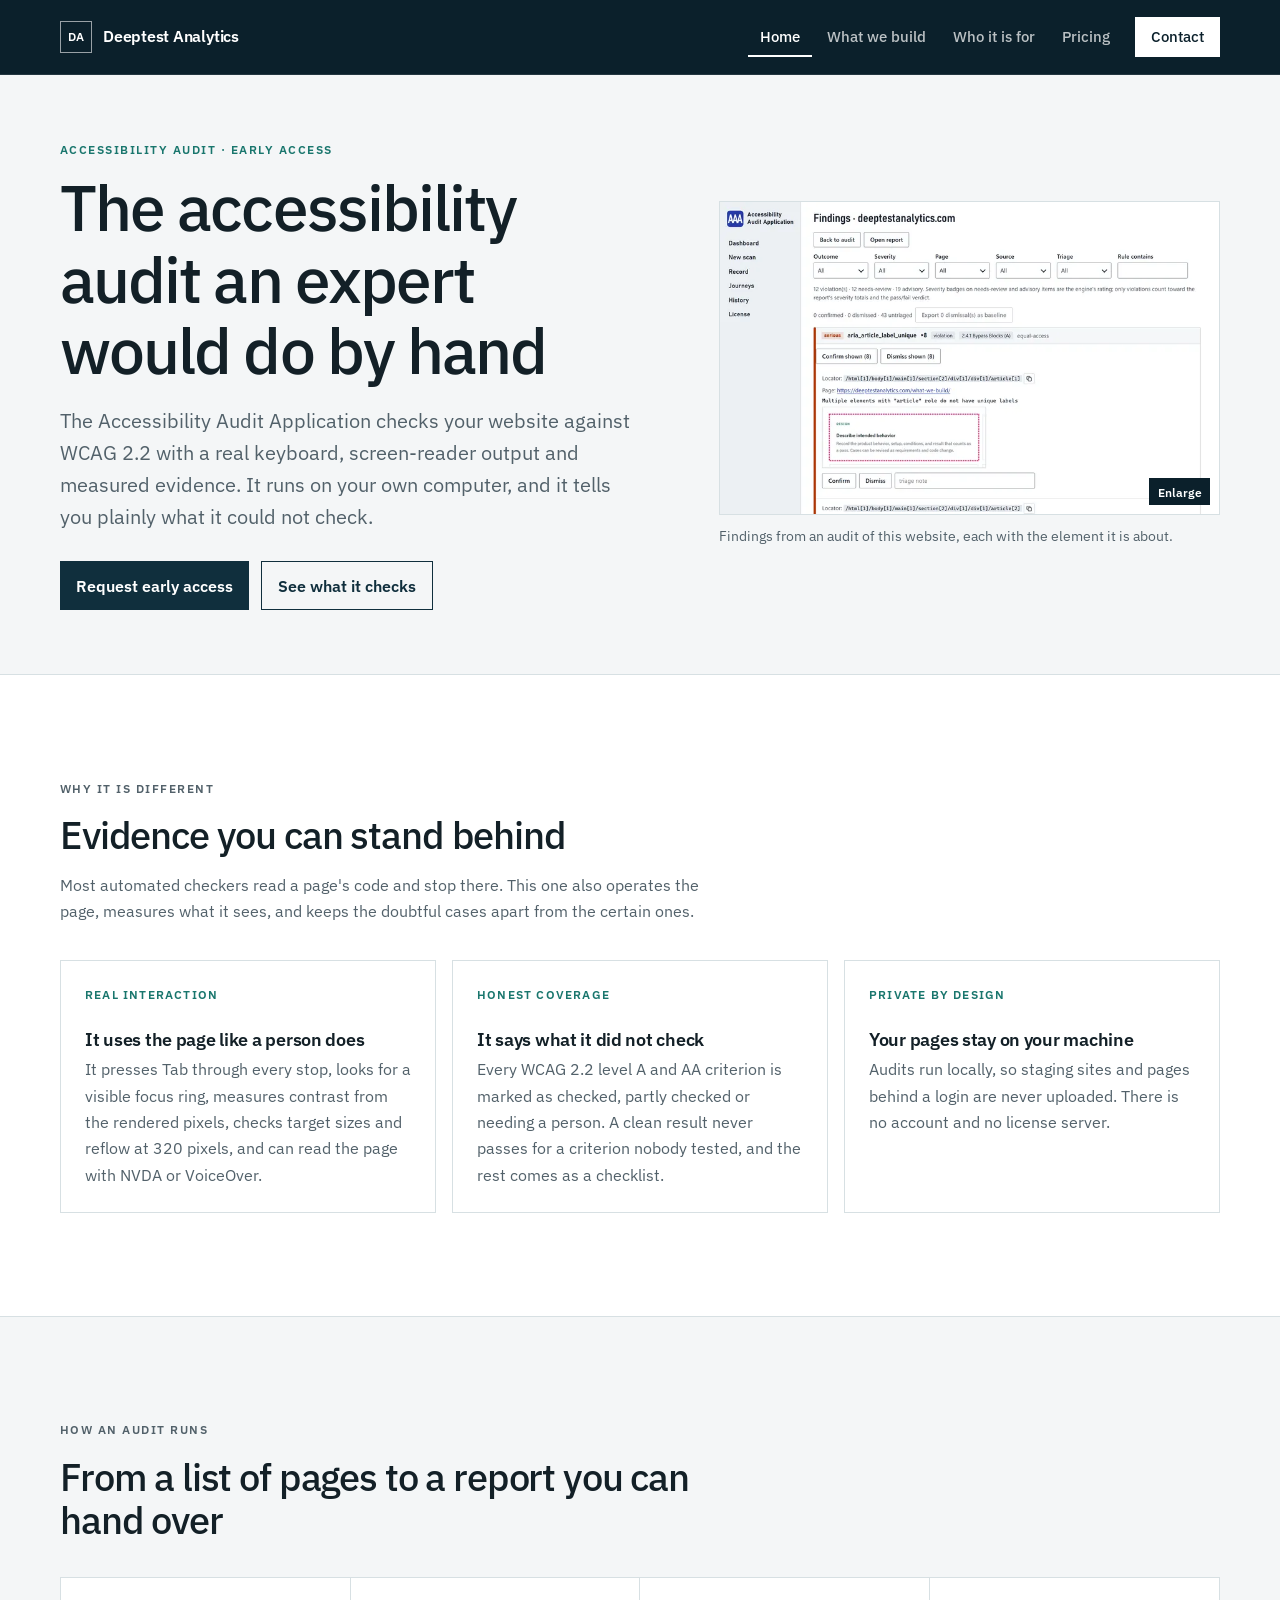
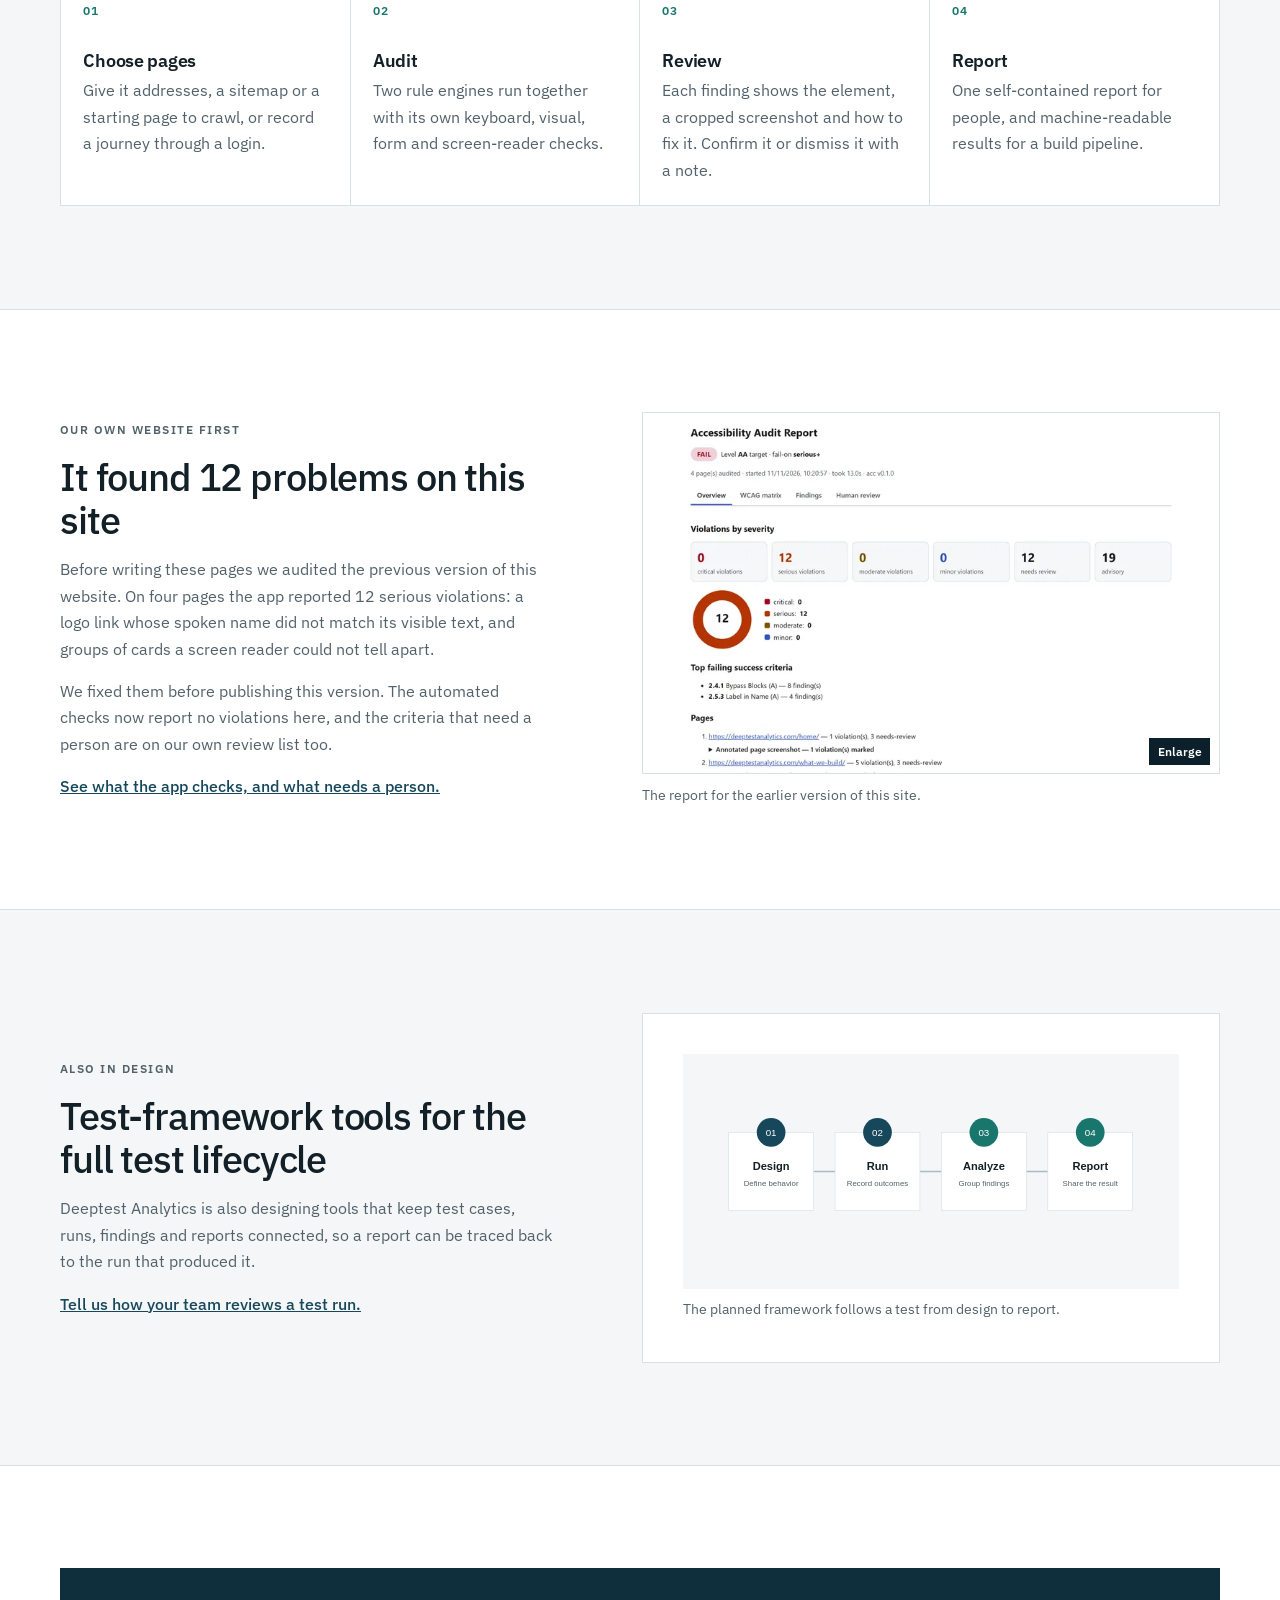
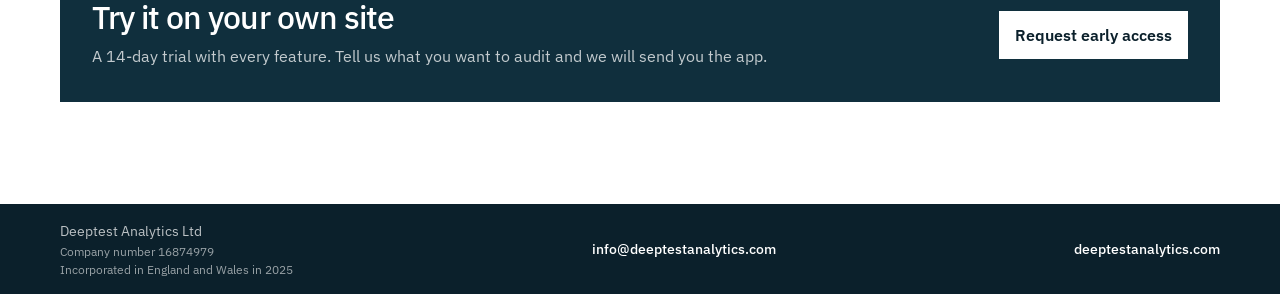
<file: index.html>
<!DOCTYPE html>
<html lang="en">
<head>
  <meta charset="utf-8">
  <link rel="canonical" href="https://deeptestanalytics.com/home">
  <meta http-equiv="refresh" content="0; url=/home">
  <title>Deeptest Analytics</title>
  <script>location.replace("/home")</script>
</head>
<body>
  <p><a href="/home">Continue</a></p>
</body>
</html>
</file>
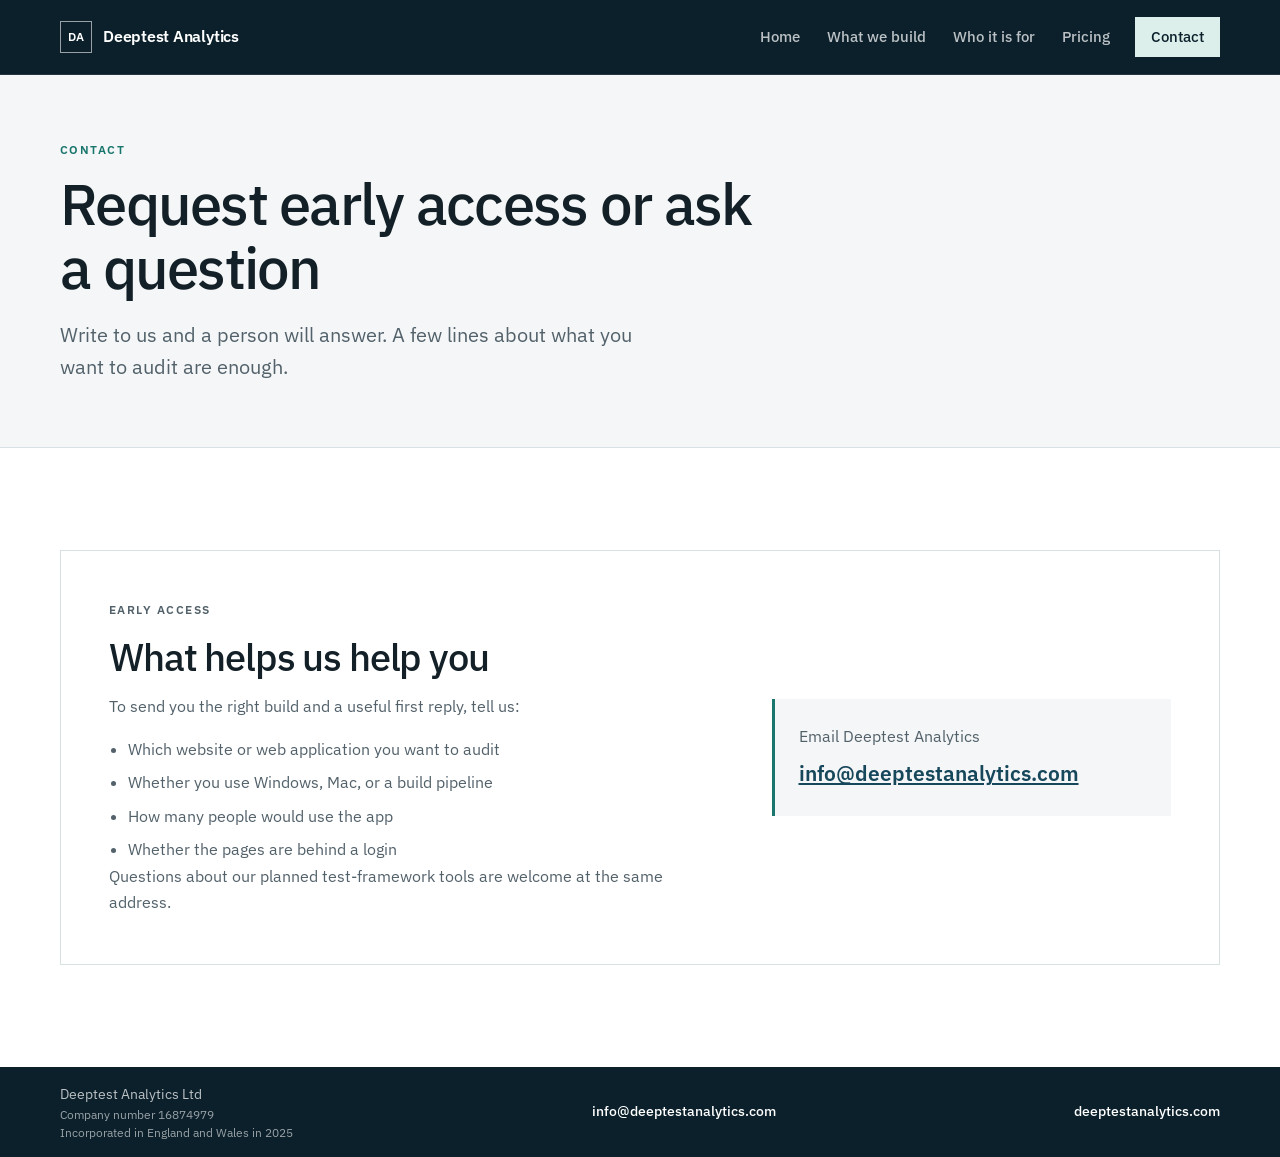
<file: contact/index.html>
<!DOCTYPE html>
<html lang="en">
<head>
  <meta charset="utf-8">
  <meta name="viewport" content="width=device-width, initial-scale=1">
  <title>Contact | Deeptest Analytics</title>
  <meta name="description" content="Request early access to the Accessibility Audit Application, ask for a price, or tell Deeptest Analytics how your team tests.">
  <meta name="theme-color" content="#0b202b">
  <link rel="canonical" href="https://deeptestanalytics.com/contact">
  <meta property="og:type" content="website">
  <meta property="og:site_name" content="Deeptest Analytics">
  <meta property="og:title" content="Contact | Deeptest Analytics">
  <meta property="og:description" content="Request early access to the Accessibility Audit Application, ask for a price, or tell Deeptest Analytics how your team tests.">
  <meta property="og:url" content="https://deeptestanalytics.com/contact">
  <meta property="og:image" content="https://deeptestanalytics.com/images/social-preview.jpg">
  <meta name="twitter:card" content="summary_large_image">
  <meta name="twitter:title" content="Contact | Deeptest Analytics">
  <meta name="twitter:description" content="Request early access to the Accessibility Audit Application, ask for a price, or tell Deeptest Analytics how your team tests.">
  <meta name="twitter:image" content="https://deeptestanalytics.com/images/social-preview.jpg">
  <link rel="icon" href="/images/favicon.svg" type="image/svg+xml">
  <link rel="preconnect" href="https://fonts.googleapis.com">
  <link rel="preconnect" href="https://fonts.gstatic.com" crossorigin>
  <link href="https://fonts.googleapis.com/css2?family=IBM+Plex+Sans:wght@400;500;600&display=swap" rel="stylesheet">
  <link rel="stylesheet" href="/styles.css?v=7">
  <script src="/lightbox.js?v=2" defer></script>
  <script type="application/ld+json">
    {
      "@context": "https://schema.org",
      "@type": "Organization",
      "name": "Deeptest Analytics",
      "url": "https://deeptestanalytics.com",
      "email": "info@deeptestanalytics.com",
      "description": "Maker of the Accessibility Audit Application, a WCAG 2.2 accessibility audit tool for websites.",
      "logo": "https://deeptestanalytics.com/images/favicon.svg"
    }
  </script>
</head>
<body>
  <a class="skip" href="#main">Skip to content</a>
  <header class="site-header">
    <div class="wrap header-inner">
      <a class="brand" href="/home">
        <span class="brand-mark" aria-hidden="true">DA</span>
        <span class="brand-text">Deeptest Analytics</span>
      </a>
      <nav aria-label="Primary">
        <a href="/home">Home</a>
        <a href="/what-we-build">What we build</a>
        <a href="/who-it-is-for">Who it is for</a>
        <a href="/pricing">Pricing</a>
        <a class="header-contact" href="/contact" aria-current="page">Contact</a>
      </nav>
    </div>
  </header>

  <main id="main" class="page">
    <section class="hero inner-hero">
      <div class="wrap hero-inner single">
        <div class="hero-copy">
          <p class="kicker">Contact</p>
          <h1>Request early access or ask a question</h1>
          <p class="lead">Write to us and a person will answer. A few lines about what you want to audit are enough.</p>
        </div>
      </div>
    </section>

    <section class="section" aria-labelledby="contact-title">
      <div class="wrap">
        <div class="contact-panel">
          <div class="prose">
            <p class="kicker">Early access</p>
            <h2 id="contact-title">What helps us help you</h2>
            <p>To send you the right build and a useful first reply, tell us:</p>
            <ul class="contact-list">
              <li>Which website or web application you want to audit</li>
              <li>Whether you use Windows, Mac, or a build pipeline</li>
              <li>How many people would use the app</li>
              <li>Whether the pages are behind a login</li>
            </ul>
            <p>Questions about our planned test-framework tools are welcome at the same address.</p>
          </div>
          <div class="contact-action">
            <p>Email Deeptest Analytics</p>
            <a href="mailto:info@deeptestanalytics.com?subject=Early%20access%20to%20the%20Accessibility%20Audit%20Application">info@deeptestanalytics.com</a>
          </div>
        </div>
      </div>
    </section>
  </main>

  <footer class="site-footer">
    <div class="wrap footer-bar">
      <div class="footer-identity">
        <p>Deeptest Analytics Ltd</p>
        <p class="footer-legal">Company number 16874979<br>Incorporated in England and Wales in 2025</p>
      </div>
      <a href="mailto:info@deeptestanalytics.com">info@deeptestanalytics.com</a>
      <a href="https://deeptestanalytics.com/home">deeptestanalytics.com</a>
    </div>
  </footer>
</body>
</html>
</file>
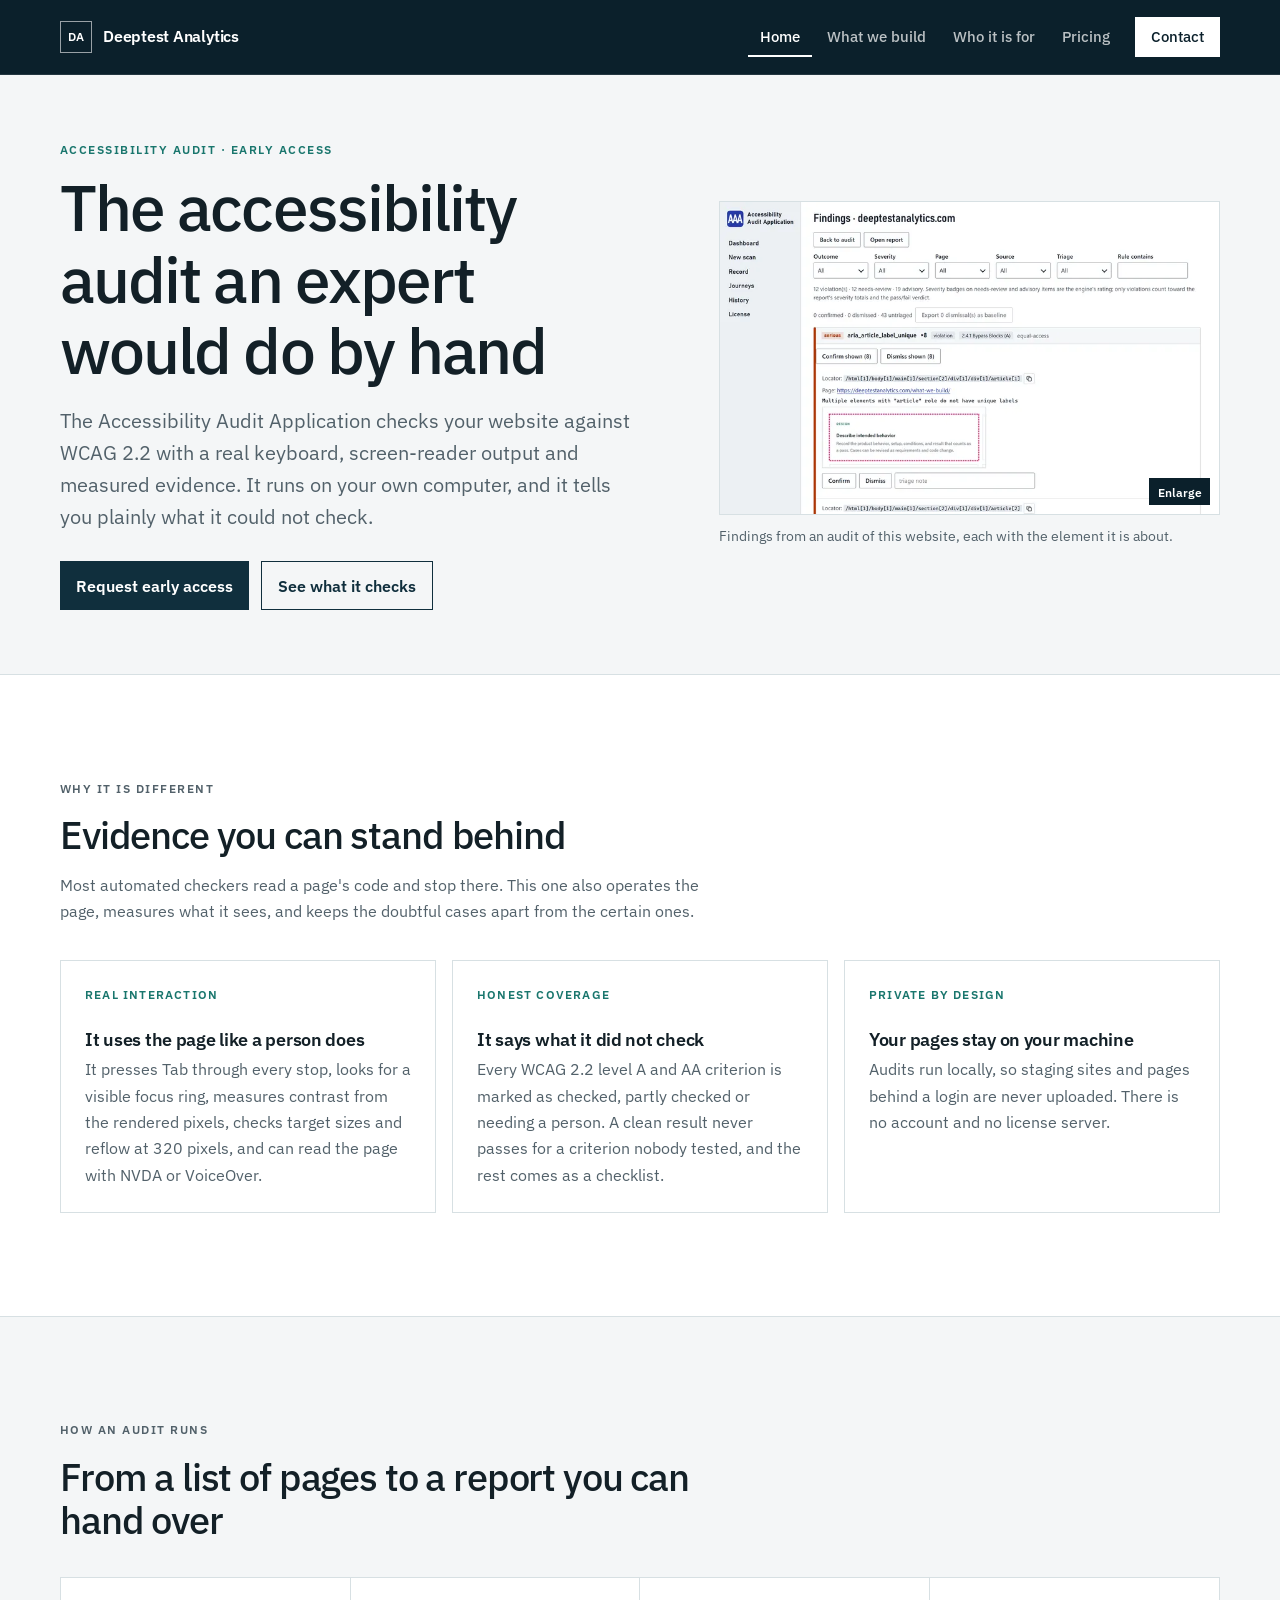
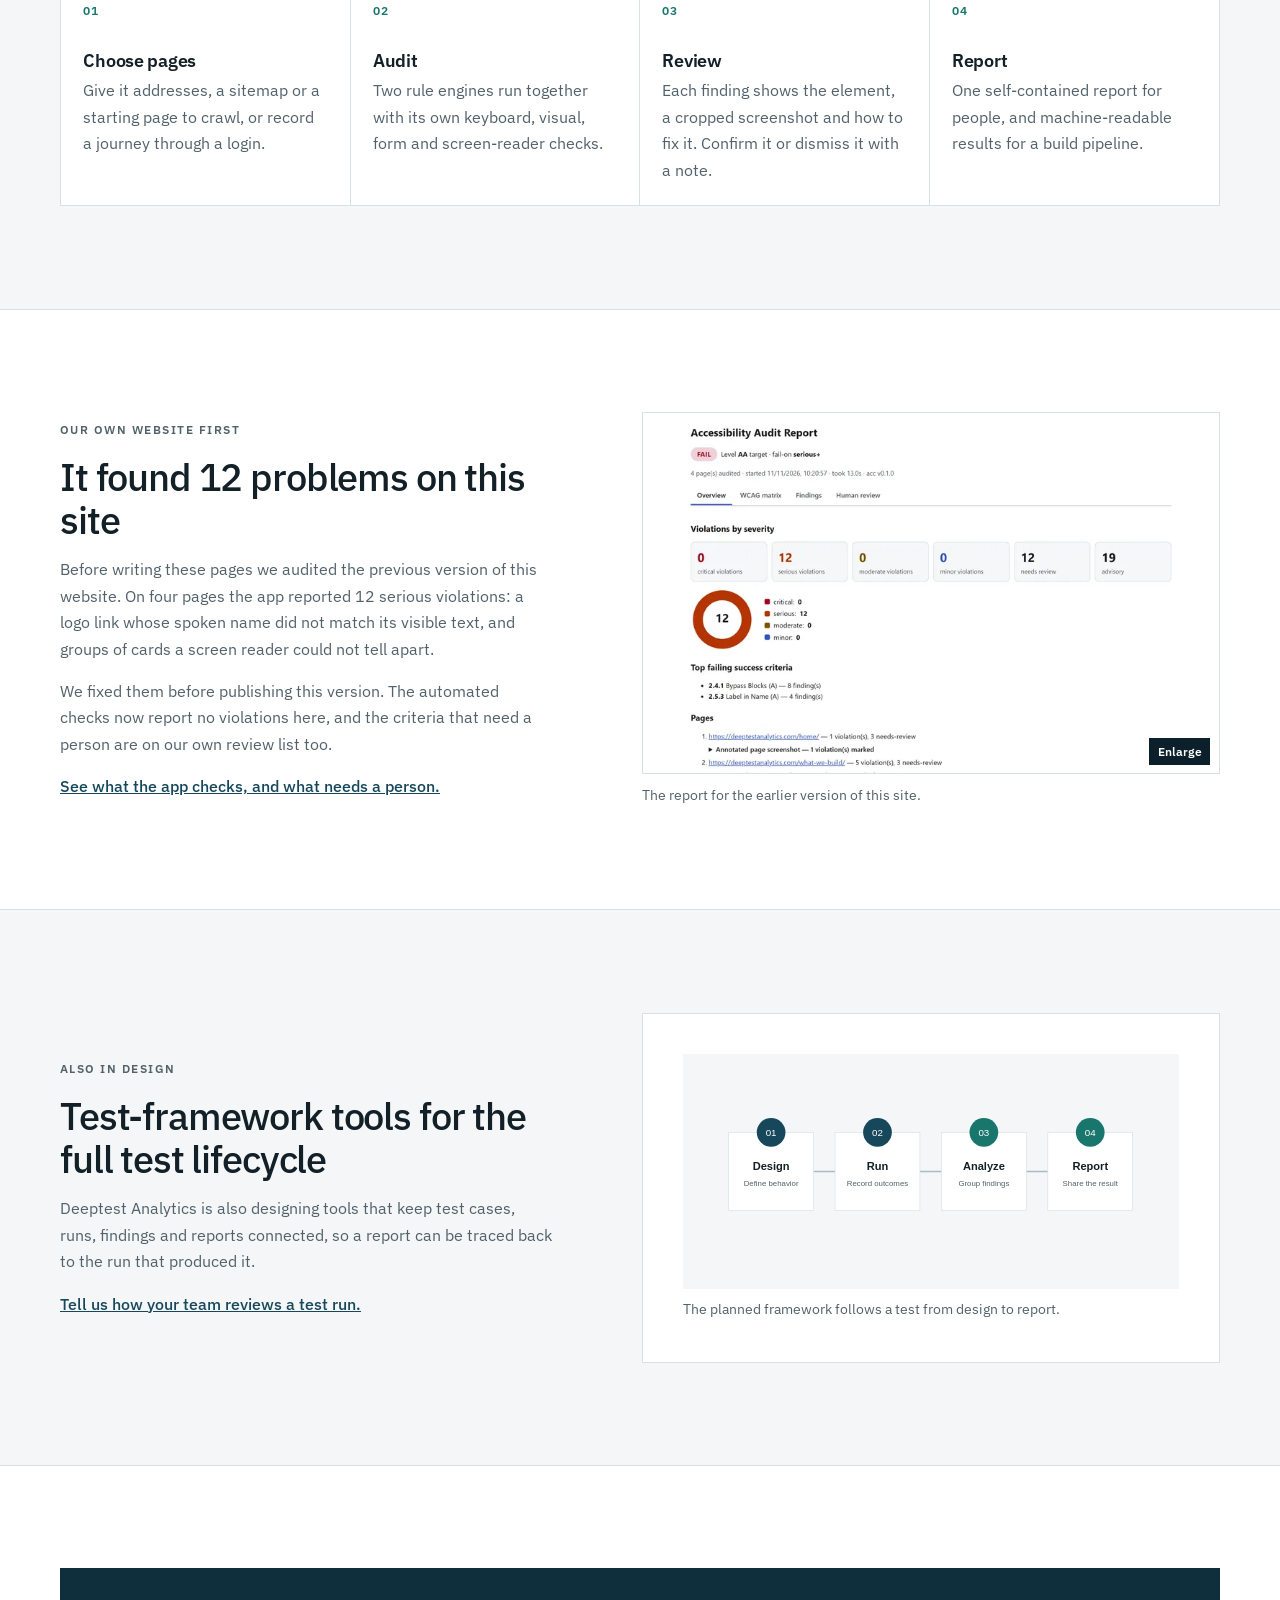
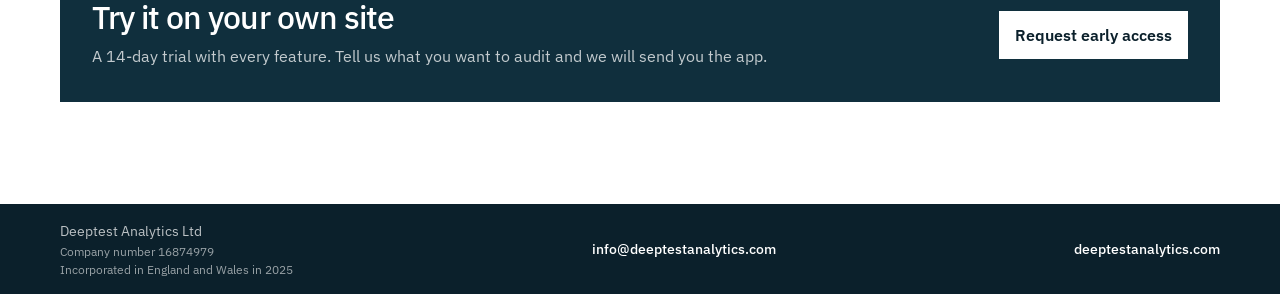
<file: home/index.html>
<!DOCTYPE html>
<html lang="en">
<head>
  <meta charset="utf-8">
  <meta name="viewport" content="width=device-width, initial-scale=1">
  <title>Deeptest Analytics | Accessibility Audit Application for WCAG 2.2</title>
  <meta name="description" content="The Accessibility Audit Application checks websites against WCAG 2.2 with a real keyboard, screen-reader output and measured evidence, on your own computer.">
  <meta name="theme-color" content="#0b202b">
  <link rel="canonical" href="https://deeptestanalytics.com/home">
  <meta property="og:type" content="website">
  <meta property="og:site_name" content="Deeptest Analytics">
  <meta property="og:title" content="Deeptest Analytics | Accessibility Audit Application for WCAG 2.2">
  <meta property="og:description" content="A WCAG 2.2 audit that uses the page like a person does, and says plainly what it could not check.">
  <meta property="og:url" content="https://deeptestanalytics.com/home">
  <meta property="og:image" content="https://deeptestanalytics.com/images/social-preview.jpg">
  <meta name="twitter:card" content="summary_large_image">
  <meta name="twitter:title" content="Deeptest Analytics | Accessibility Audit Application for WCAG 2.2">
  <meta name="twitter:description" content="A WCAG 2.2 audit that uses the page like a person does, and says plainly what it could not check.">
  <meta name="twitter:image" content="https://deeptestanalytics.com/images/social-preview.jpg">
  <link rel="icon" href="/images/favicon.svg" type="image/svg+xml">
  <link rel="preconnect" href="https://fonts.googleapis.com">
  <link rel="preconnect" href="https://fonts.gstatic.com" crossorigin>
  <link href="https://fonts.googleapis.com/css2?family=IBM+Plex+Sans:wght@400;500;600&display=swap" rel="stylesheet">
  <link rel="stylesheet" href="/styles.css?v=7">
  <script src="/lightbox.js?v=2" defer></script>
  <script type="application/ld+json">
    {
      "@context": "https://schema.org",
      "@type": "Organization",
      "name": "Deeptest Analytics",
      "url": "https://deeptestanalytics.com",
      "email": "info@deeptestanalytics.com",
      "description": "Maker of the Accessibility Audit Application, a WCAG 2.2 accessibility audit tool for websites.",
      "logo": "https://deeptestanalytics.com/images/favicon.svg"
    }
  </script>
</head>
<body>
  <a class="skip" href="#main">Skip to content</a>
  <header class="site-header">
    <div class="wrap header-inner">
      <a class="brand" href="/home">
        <span class="brand-mark" aria-hidden="true">DA</span>
        <span class="brand-text">Deeptest Analytics</span>
      </a>
      <nav aria-label="Primary">
        <a href="/home" aria-current="page">Home</a>
        <a href="/what-we-build">What we build</a>
        <a href="/who-it-is-for">Who it is for</a>
        <a href="/pricing">Pricing</a>
        <a class="header-contact" href="/contact">Contact</a>
      </nav>
    </div>
  </header>

  <main id="main" class="page">
    <section class="hero">
      <div class="wrap hero-inner">
        <div class="hero-copy">
          <p class="kicker">Accessibility audit · Early access</p>
          <h1>The accessibility audit an expert would do by hand</h1>
          <p class="lead">The Accessibility Audit Application checks your website against WCAG 2.2 with a real keyboard, screen-reader output and measured evidence. It runs on your own computer, and it tells you plainly what it could not check.</p>
          <div class="hero-actions">
            <a class="button" href="mailto:info@deeptestanalytics.com?subject=Early%20access%20to%20the%20Accessibility%20Audit%20Application">Request early access</a>
            <a class="button button-secondary" href="/what-we-build">See what it checks</a>
          </div>
        </div>
        <figure class="shot">
          <a class="shot-link" href="/images/app-findings.webp">
            <picture>
              <source srcset="/images/app-findings-800.webp 800w, /images/app-findings.webp 1600w" sizes="(max-width: 860px) 100vw, 48vw" type="image/webp">
              <img src="/images/app-findings.jpg" width="1600" height="1000" fetchpriority="high" alt="The app's findings view: a serious violation with its page, locator and a cropped screenshot of the element">
            </picture>
            <span class="shot-hint">Enlarge</span>
          </a>
          <figcaption>Findings from an audit of this website, each with the element it is about.</figcaption>
        </figure>
      </div>
    </section>

    <section class="section" aria-labelledby="different-title">
      <div class="wrap">
        <header class="section-head">
          <p class="kicker">Why it is different</p>
          <h2 id="different-title">Evidence you can stand behind</h2>
          <p>Most automated checkers read a page's code and stop there. This one also operates the page, measures what it sees, and keeps the doubtful cases apart from the certain ones.</p>
        </header>
        <div class="capability-grid three">
          <div class="capability">
            <span class="capability-label">Real interaction</span>
            <h3>It uses the page like a person does</h3>
            <p>It presses Tab through every stop, looks for a visible focus ring, measures contrast from the rendered pixels, checks target sizes and reflow at 320 pixels, and can read the page with NVDA or VoiceOver.</p>
          </div>
          <div class="capability">
            <span class="capability-label">Honest coverage</span>
            <h3>It says what it did not check</h3>
            <p>Every WCAG 2.2 level A and AA criterion is marked as checked, partly checked or needing a person. A clean result never passes for a criterion nobody tested, and the rest comes as a checklist.</p>
          </div>
          <div class="capability">
            <span class="capability-label">Private by design</span>
            <h3>Your pages stay on your machine</h3>
            <p>Audits run locally, so staging sites and pages behind a login are never uploaded. There is no account and no license server.</p>
          </div>
        </div>
      </div>
    </section>

    <section class="section section-muted" aria-labelledby="workflow-title">
      <div class="wrap">
        <header class="section-head">
          <p class="kicker">How an audit runs</p>
          <h2 id="workflow-title">From a list of pages to a report you can hand over</h2>
        </header>
        <ol class="workflow">
          <li>
            <span class="workflow-number">01</span>
            <h3>Choose pages</h3>
            <p>Give it addresses, a sitemap or a starting page to crawl, or record a journey through a login.</p>
          </li>
          <li>
            <span class="workflow-number">02</span>
            <h3>Audit</h3>
            <p>Two rule engines run together with its own keyboard, visual, form and screen-reader checks.</p>
          </li>
          <li>
            <span class="workflow-number">03</span>
            <h3>Review</h3>
            <p>Each finding shows the element, a cropped screenshot and how to fix it. Confirm it or dismiss it with a note.</p>
          </li>
          <li>
            <span class="workflow-number">04</span>
            <h3>Report</h3>
            <p>One self-contained report for people, and machine-readable results for a build pipeline.</p>
          </li>
        </ol>
      </div>
    </section>

    <section class="section" aria-labelledby="own-title">
      <div class="wrap split">
        <div class="prose">
          <p class="kicker">Our own website first</p>
          <h2 id="own-title">It found 12 problems on this site</h2>
          <p>Before writing these pages we audited the previous version of this website. On four pages the app reported 12 serious violations: a logo link whose spoken name did not match its visible text, and groups of cards a screen reader could not tell apart.</p>
          <p>We fixed them before publishing this version. The automated checks now report no violations here, and the criteria that need a person are on our own review list too.</p>
          <p><a href="/what-we-build">See what the app checks, and what needs a person.</a></p>
        </div>
        <figure class="shot">
          <a class="shot-link" href="/images/report-overview.webp">
            <picture>
              <source srcset="/images/report-overview-800.webp 800w, /images/report-overview.webp 1600w" sizes="(max-width: 860px) 100vw, 48vw" type="image/webp">
              <img src="/images/report-overview.jpg" width="1600" height="1000" loading="lazy" alt="The audit report's overview: verdict fail, 12 serious violations and 12 items needing review">
            </picture>
            <span class="shot-hint">Enlarge</span>
          </a>
          <figcaption>The report for the earlier version of this site.</figcaption>
        </figure>
      </div>
    </section>

    <section class="section section-muted" aria-labelledby="next-title">
      <div class="wrap split">
        <div class="prose">
          <p class="kicker">Also in design</p>
          <h2 id="next-title">Test-framework tools for the full test lifecycle</h2>
          <p>Deeptest Analytics is also designing tools that keep test cases, runs, findings and reports connected, so a report can be traced back to the run that produced it.</p>
          <p><a href="/contact">Tell us how your team reviews a test run.</a></p>
        </div>
        <figure class="diagram">
          <img src="/images/test-lifecycle.svg" width="760" height="360" loading="lazy" alt="Four-stage test lifecycle: design, run, analyze, report">
          <figcaption>The planned framework follows a test from design to report.</figcaption>
        </figure>
      </div>
    </section>

    <section class="section">
      <div class="wrap">
        <div class="cta">
          <div>
            <h2>Try it on your own site</h2>
            <p>A 14-day trial with every feature. Tell us what you want to audit and we will send you the app.</p>
          </div>
          <a class="button" href="mailto:info@deeptestanalytics.com?subject=Early%20access%20to%20the%20Accessibility%20Audit%20Application">Request early access</a>
        </div>
      </div>
    </section>
  </main>

  <footer class="site-footer">
    <div class="wrap footer-bar">
      <div class="footer-identity">
        <p>Deeptest Analytics Ltd</p>
        <p class="footer-legal">Company number 16874979<br>Incorporated in England and Wales in 2025</p>
      </div>
      <a href="mailto:info@deeptestanalytics.com">info@deeptestanalytics.com</a>
      <a href="https://deeptestanalytics.com/home">deeptestanalytics.com</a>
    </div>
  </footer>
</body>
</html>
</file>
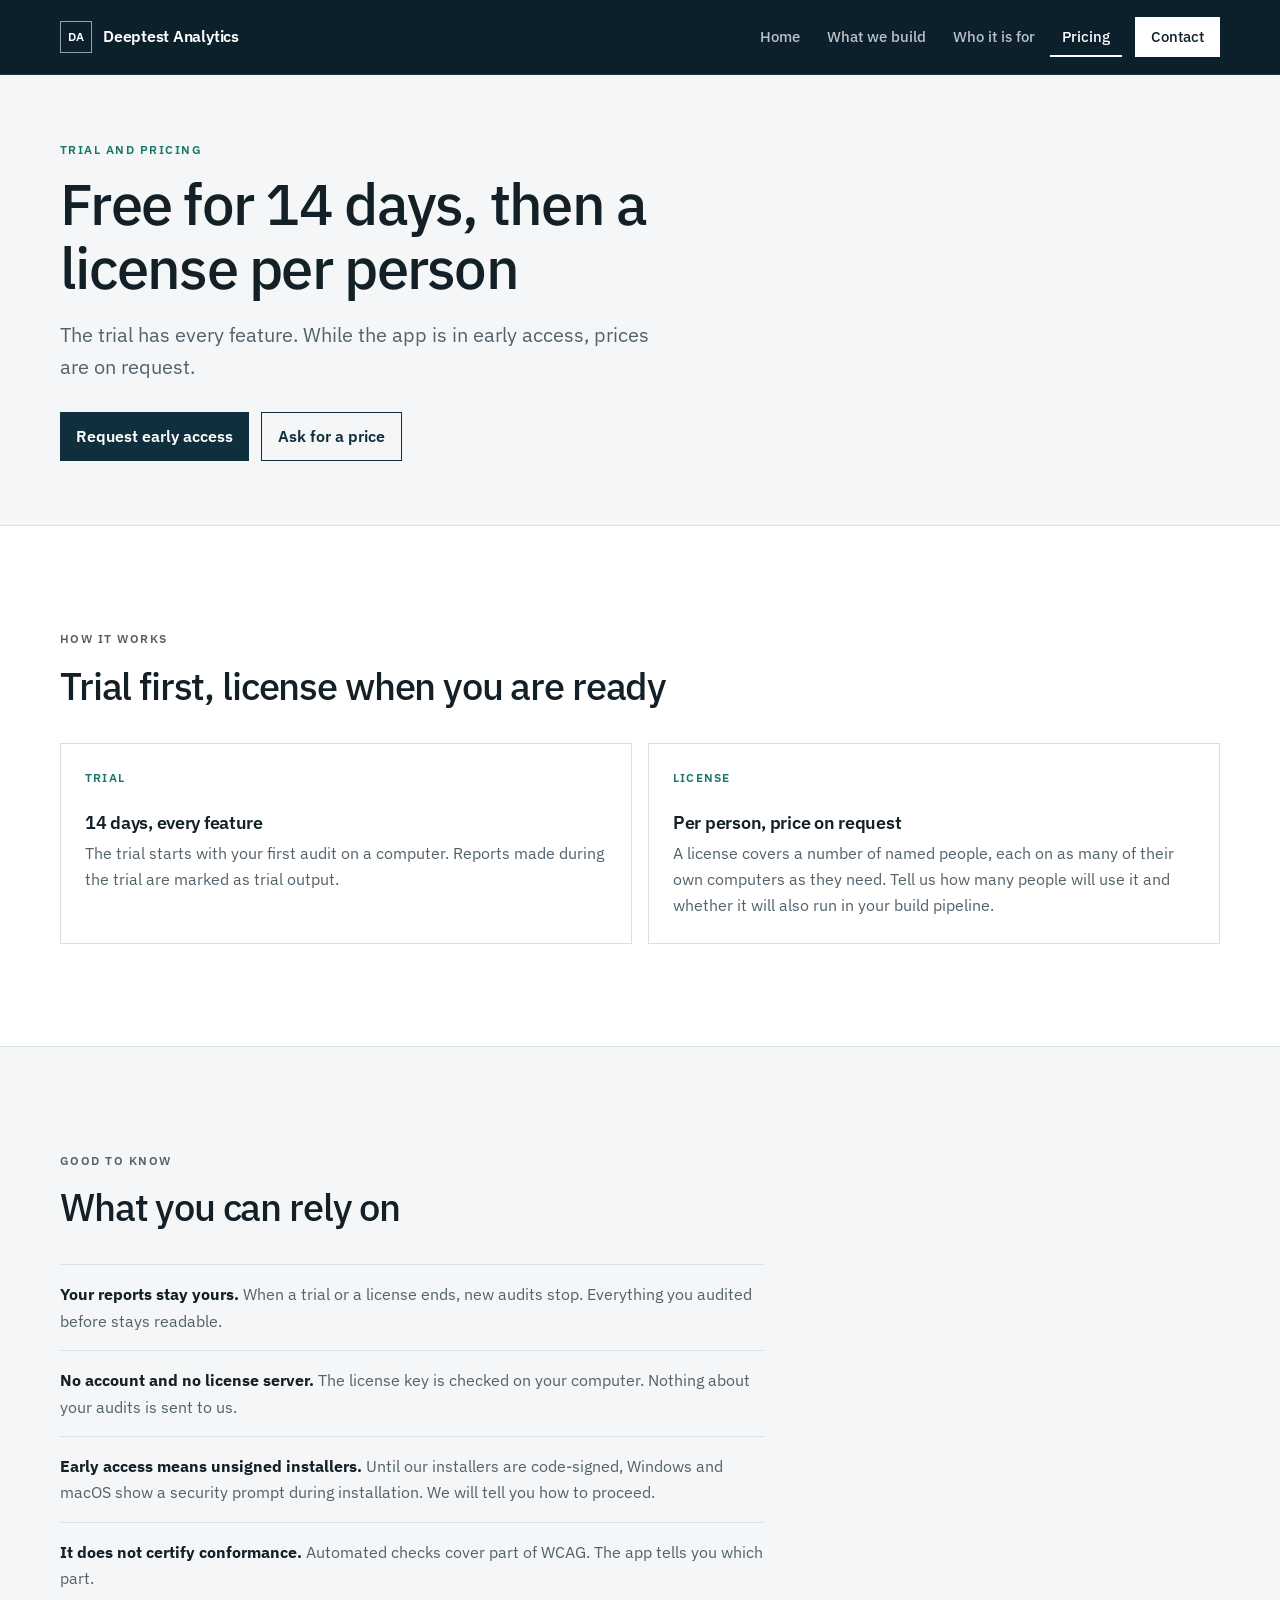
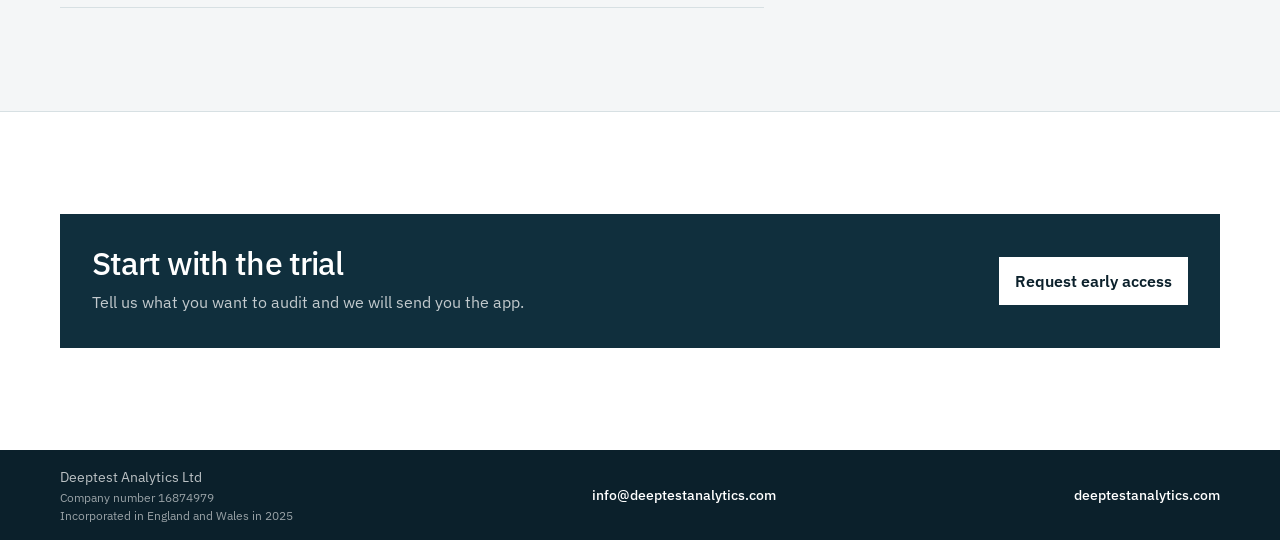
<file: pricing/index.html>
<!DOCTYPE html>
<html lang="en">
<head>
  <meta charset="utf-8">
  <meta name="viewport" content="width=device-width, initial-scale=1">
  <title>Trial and pricing | Accessibility Audit Application | Deeptest Analytics</title>
  <meta name="description" content="Try the Accessibility Audit Application free for 14 days with every feature. Licenses are per person; ask us for a price for your team.">
  <meta name="theme-color" content="#0b202b">
  <link rel="canonical" href="https://deeptestanalytics.com/pricing">
  <meta property="og:type" content="website">
  <meta property="og:site_name" content="Deeptest Analytics">
  <meta property="og:title" content="Trial and pricing | Accessibility Audit Application | Deeptest Analytics">
  <meta property="og:description" content="Try the Accessibility Audit Application free for 14 days with every feature. Licenses are per person; ask us for a price for your team.">
  <meta property="og:url" content="https://deeptestanalytics.com/pricing">
  <meta property="og:image" content="https://deeptestanalytics.com/images/social-preview.jpg">
  <meta name="twitter:card" content="summary_large_image">
  <meta name="twitter:title" content="Trial and pricing | Accessibility Audit Application | Deeptest Analytics">
  <meta name="twitter:description" content="Try the Accessibility Audit Application free for 14 days with every feature. Licenses are per person; ask us for a price for your team.">
  <meta name="twitter:image" content="https://deeptestanalytics.com/images/social-preview.jpg">
  <link rel="icon" href="/images/favicon.svg" type="image/svg+xml">
  <link rel="preconnect" href="https://fonts.googleapis.com">
  <link rel="preconnect" href="https://fonts.gstatic.com" crossorigin>
  <link href="https://fonts.googleapis.com/css2?family=IBM+Plex+Sans:wght@400;500;600&display=swap" rel="stylesheet">
  <link rel="stylesheet" href="/styles.css?v=7">
  <script src="/lightbox.js?v=2" defer></script>
  <script type="application/ld+json">
    {
      "@context": "https://schema.org",
      "@type": "Organization",
      "name": "Deeptest Analytics",
      "url": "https://deeptestanalytics.com",
      "email": "info@deeptestanalytics.com",
      "description": "Maker of the Accessibility Audit Application, a WCAG 2.2 accessibility audit tool for websites.",
      "logo": "https://deeptestanalytics.com/images/favicon.svg"
    }
  </script>
</head>
<body>
  <a class="skip" href="#main">Skip to content</a>
  <header class="site-header">
    <div class="wrap header-inner">
      <a class="brand" href="/home">
        <span class="brand-mark" aria-hidden="true">DA</span>
        <span class="brand-text">Deeptest Analytics</span>
      </a>
      <nav aria-label="Primary">
        <a href="/home">Home</a>
        <a href="/what-we-build">What we build</a>
        <a href="/who-it-is-for">Who it is for</a>
        <a href="/pricing" aria-current="page">Pricing</a>
        <a class="header-contact" href="/contact">Contact</a>
      </nav>
    </div>
  </header>

  <main id="main" class="page">
    <section class="hero inner-hero">
      <div class="wrap hero-inner single">
        <div class="hero-copy">
          <p class="kicker">Trial and pricing</p>
          <h1>Free for 14 days, then a license per person</h1>
          <p class="lead">The trial has every feature. While the app is in early access, prices are on request.</p>
          <div class="hero-actions">
            <a class="button" href="mailto:info@deeptestanalytics.com?subject=Early%20access%20to%20the%20Accessibility%20Audit%20Application">Request early access</a>
            <a class="button button-secondary" href="/contact">Ask for a price</a>
          </div>
        </div>
      </div>
    </section>

    <section class="section" aria-labelledby="plans-title">
      <div class="wrap">
        <header class="section-head">
          <p class="kicker">How it works</p>
          <h2 id="plans-title">Trial first, license when you are ready</h2>
        </header>
        <div class="capability-grid">
          <div class="capability">
            <span class="capability-label">Trial</span>
            <h3>14 days, every feature</h3>
            <p>The trial starts with your first audit on a computer. Reports made during the trial are marked as trial output.</p>
          </div>
          <div class="capability">
            <span class="capability-label">License</span>
            <h3>Per person, price on request</h3>
            <p>A license covers a number of named people, each on as many of their own computers as they need. Tell us how many people will use it and whether it will also run in your build pipeline.</p>
          </div>
        </div>
      </div>
    </section>

    <section class="section section-muted" aria-labelledby="terms-title">
      <div class="wrap">
        <header class="section-head">
          <p class="kicker">Good to know</p>
          <h2 id="terms-title">What you can rely on</h2>
        </header>
        <ul class="plain-list">
          <li><strong>Your reports stay yours.</strong> When a trial or a license ends, new audits stop. Everything you audited before stays readable.</li>
          <li><strong>No account and no license server.</strong> The license key is checked on your computer. Nothing about your audits is sent to us.</li>
          <li><strong>Early access means unsigned installers.</strong> Until our installers are code-signed, Windows and macOS show a security prompt during installation. We will tell you how to proceed.</li>
          <li><strong>It does not certify conformance.</strong> Automated checks cover part of WCAG. The app tells you which part.</li>
        </ul>
      </div>
    </section>

    <section class="section">
      <div class="wrap">
        <div class="cta">
          <div>
            <h2>Start with the trial</h2>
            <p>Tell us what you want to audit and we will send you the app.</p>
          </div>
          <a class="button" href="mailto:info@deeptestanalytics.com?subject=Early%20access%20to%20the%20Accessibility%20Audit%20Application">Request early access</a>
        </div>
      </div>
    </section>
  </main>

  <footer class="site-footer">
    <div class="wrap footer-bar">
      <div class="footer-identity">
        <p>Deeptest Analytics Ltd</p>
        <p class="footer-legal">Company number 16874979<br>Incorporated in England and Wales in 2025</p>
      </div>
      <a href="mailto:info@deeptestanalytics.com">info@deeptestanalytics.com</a>
      <a href="https://deeptestanalytics.com/home">deeptestanalytics.com</a>
    </div>
  </footer>
</body>
</html>
</file>
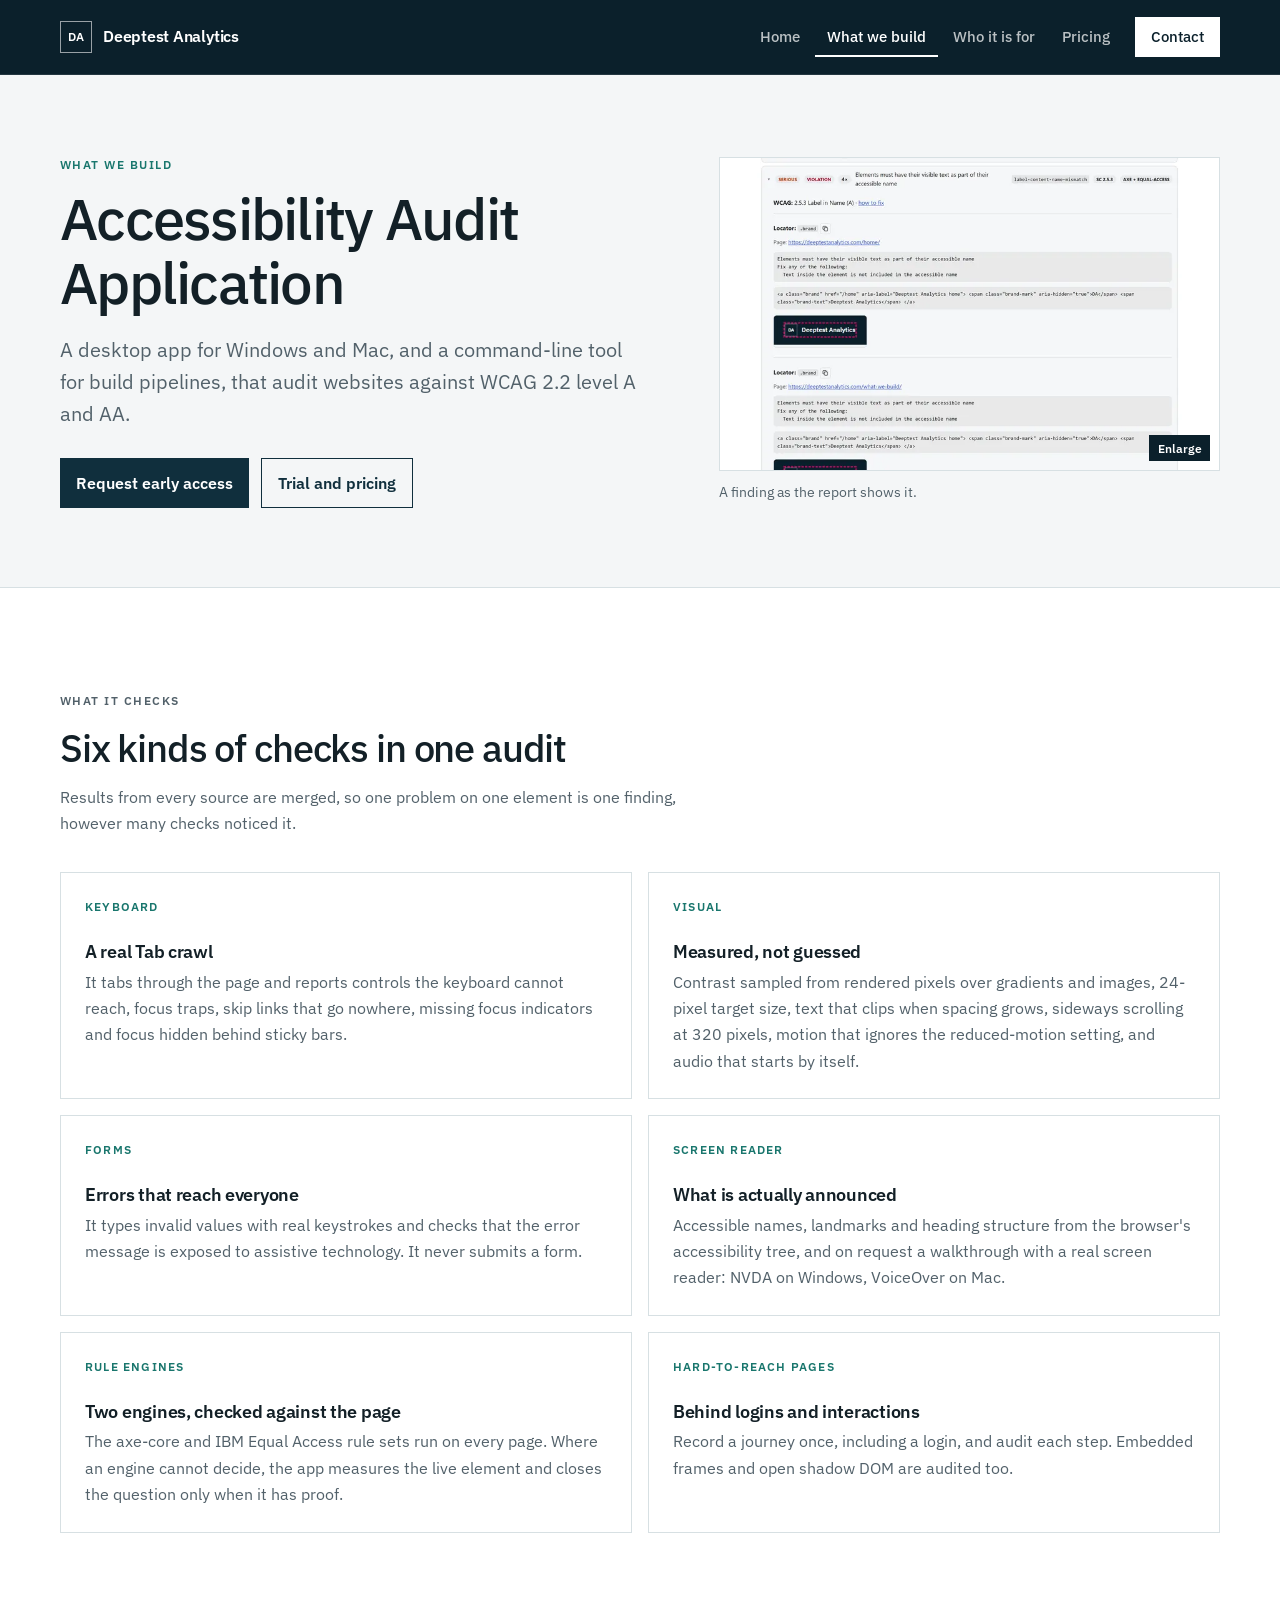
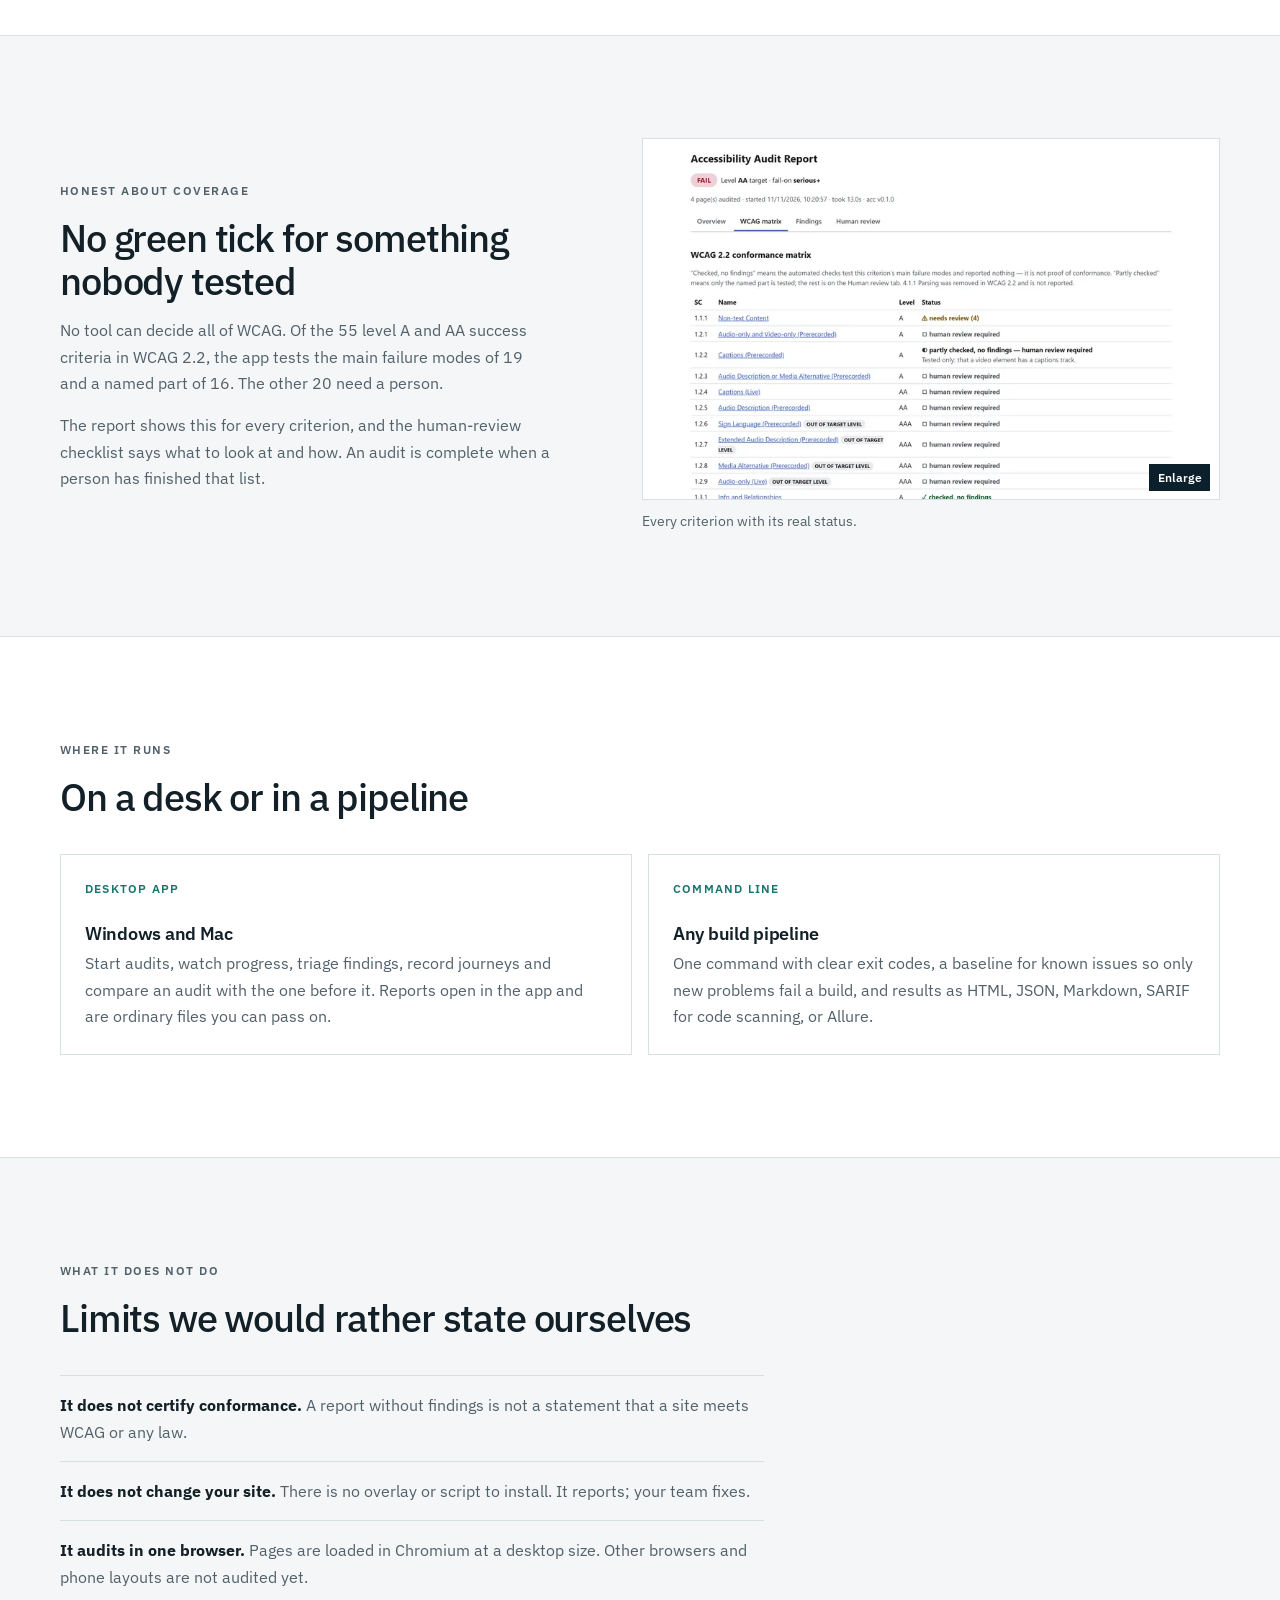
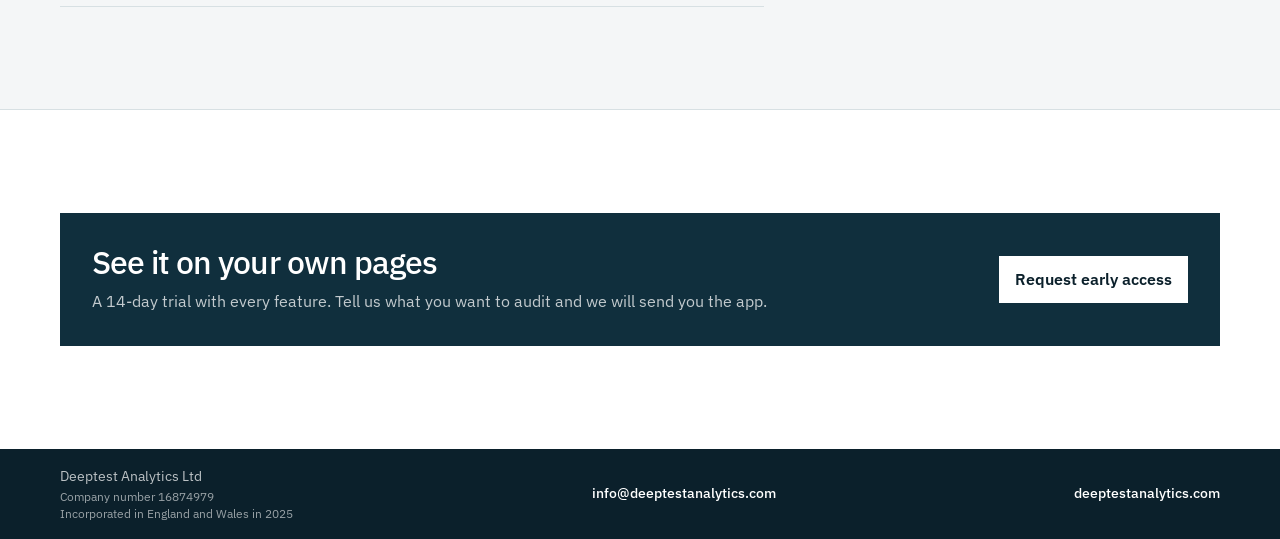
<file: what-we-build/index.html>
<!DOCTYPE html>
<html lang="en">
<head>
  <meta charset="utf-8">
  <meta name="viewport" content="width=device-width, initial-scale=1">
  <title>What we build | Accessibility Audit Application | Deeptest Analytics</title>
  <meta name="description" content="A desktop app for Windows and Mac and a command-line tool that audit websites against WCAG 2.2 level A and AA: keyboard, visual, form and screen-reader checks with evidence.">
  <meta name="theme-color" content="#0b202b">
  <link rel="canonical" href="https://deeptestanalytics.com/what-we-build">
  <meta property="og:type" content="website">
  <meta property="og:site_name" content="Deeptest Analytics">
  <meta property="og:title" content="What we build | Accessibility Audit Application | Deeptest Analytics">
  <meta property="og:description" content="A desktop app for Windows and Mac and a command-line tool that audit websites against WCAG 2.2 level A and AA: keyboard, visual, form and screen-reader checks with evidence.">
  <meta property="og:url" content="https://deeptestanalytics.com/what-we-build">
  <meta property="og:image" content="https://deeptestanalytics.com/images/social-preview.jpg">
  <meta name="twitter:card" content="summary_large_image">
  <meta name="twitter:title" content="What we build | Accessibility Audit Application | Deeptest Analytics">
  <meta name="twitter:description" content="A desktop app for Windows and Mac and a command-line tool that audit websites against WCAG 2.2 level A and AA: keyboard, visual, form and screen-reader checks with evidence.">
  <meta name="twitter:image" content="https://deeptestanalytics.com/images/social-preview.jpg">
  <link rel="icon" href="/images/favicon.svg" type="image/svg+xml">
  <link rel="preconnect" href="https://fonts.googleapis.com">
  <link rel="preconnect" href="https://fonts.gstatic.com" crossorigin>
  <link href="https://fonts.googleapis.com/css2?family=IBM+Plex+Sans:wght@400;500;600&display=swap" rel="stylesheet">
  <link rel="stylesheet" href="/styles.css?v=7">
  <script src="/lightbox.js?v=2" defer></script>
  <script type="application/ld+json">
    {
      "@context": "https://schema.org",
      "@type": "Organization",
      "name": "Deeptest Analytics",
      "url": "https://deeptestanalytics.com",
      "email": "info@deeptestanalytics.com",
      "description": "Maker of the Accessibility Audit Application, a WCAG 2.2 accessibility audit tool for websites.",
      "logo": "https://deeptestanalytics.com/images/favicon.svg"
    }
  </script>
</head>
<body>
  <a class="skip" href="#main">Skip to content</a>
  <header class="site-header">
    <div class="wrap header-inner">
      <a class="brand" href="/home">
        <span class="brand-mark" aria-hidden="true">DA</span>
        <span class="brand-text">Deeptest Analytics</span>
      </a>
      <nav aria-label="Primary">
        <a href="/home">Home</a>
        <a href="/what-we-build" aria-current="page">What we build</a>
        <a href="/who-it-is-for">Who it is for</a>
        <a href="/pricing">Pricing</a>
        <a class="header-contact" href="/contact">Contact</a>
      </nav>
    </div>
  </header>

  <main id="main" class="page">
    <section class="hero inner-hero">
      <div class="wrap hero-inner">
        <div class="hero-copy">
          <p class="kicker">What we build</p>
          <h1>Accessibility Audit Application</h1>
          <p class="lead">A desktop app for Windows and Mac, and a command-line tool for build pipelines, that audit websites against WCAG 2.2 level A and AA.</p>
          <div class="hero-actions">
            <a class="button" href="mailto:info@deeptestanalytics.com?subject=Early%20access%20to%20the%20Accessibility%20Audit%20Application">Request early access</a>
            <a class="button button-secondary" href="/pricing">Trial and pricing</a>
          </div>
        </div>
        <figure class="shot">
          <a class="shot-link" href="/images/report-finding.webp">
            <picture>
              <source srcset="/images/report-finding-800.webp 800w, /images/report-finding.webp 1600w" sizes="(max-width: 860px) 100vw, 48vw" type="image/webp">
              <img src="/images/report-finding.jpg" width="1600" height="1000" fetchpriority="high" alt="A finding in the report: the failed rule, the element's locator and HTML, and a cropped screenshot of the element">
            </picture>
            <span class="shot-hint">Enlarge</span>
          </a>
          <figcaption>A finding as the report shows it.</figcaption>
        </figure>
      </div>
    </section>

    <section class="section" aria-labelledby="checks-title">
      <div class="wrap">
        <header class="section-head">
          <p class="kicker">What it checks</p>
          <h2 id="checks-title">Six kinds of checks in one audit</h2>
          <p>Results from every source are merged, so one problem on one element is one finding, however many checks noticed it.</p>
        </header>
        <div class="capability-grid">
          <div class="capability">
            <span class="capability-label">Keyboard</span>
            <h3>A real Tab crawl</h3>
            <p>It tabs through the page and reports controls the keyboard cannot reach, focus traps, skip links that go nowhere, missing focus indicators and focus hidden behind sticky bars.</p>
          </div>
          <div class="capability">
            <span class="capability-label">Visual</span>
            <h3>Measured, not guessed</h3>
            <p>Contrast sampled from rendered pixels over gradients and images, 24-pixel target size, text that clips when spacing grows, sideways scrolling at 320 pixels, motion that ignores the reduced-motion setting, and audio that starts by itself.</p>
          </div>
          <div class="capability">
            <span class="capability-label">Forms</span>
            <h3>Errors that reach everyone</h3>
            <p>It types invalid values with real keystrokes and checks that the error message is exposed to assistive technology. It never submits a form.</p>
          </div>
          <div class="capability">
            <span class="capability-label">Screen reader</span>
            <h3>What is actually announced</h3>
            <p>Accessible names, landmarks and heading structure from the browser's accessibility tree, and on request a walkthrough with a real screen reader: NVDA on Windows, VoiceOver on Mac.</p>
          </div>
          <div class="capability">
            <span class="capability-label">Rule engines</span>
            <h3>Two engines, checked against the page</h3>
            <p>The axe-core and IBM Equal Access rule sets run on every page. Where an engine cannot decide, the app measures the live element and closes the question only when it has proof.</p>
          </div>
          <div class="capability">
            <span class="capability-label">Hard-to-reach pages</span>
            <h3>Behind logins and interactions</h3>
            <p>Record a journey once, including a login, and audit each step. Embedded frames and open shadow DOM are audited too.</p>
          </div>
        </div>
      </div>
    </section>

    <section class="section section-muted" aria-labelledby="coverage-title">
      <div class="wrap split">
        <div class="prose">
          <p class="kicker">Honest about coverage</p>
          <h2 id="coverage-title">No green tick for something nobody tested</h2>
          <p>No tool can decide all of WCAG. Of the 55 level A and AA success criteria in WCAG 2.2, the app tests the main failure modes of 19 and a named part of 16. The other 20 need a person.</p>
          <p>The report shows this for every criterion, and the human-review checklist says what to look at and how. An audit is complete when a person has finished that list.</p>
        </div>
        <figure class="shot">
          <a class="shot-link" href="/images/report-matrix.webp">
            <picture>
              <source srcset="/images/report-matrix-800.webp 800w, /images/report-matrix.webp 1600w" sizes="(max-width: 860px) 100vw, 48vw" type="image/webp">
              <img src="/images/report-matrix.jpg" width="1600" height="1000" loading="lazy" alt="The report's WCAG matrix: every success criterion with its status, from failed to human review required">
            </picture>
            <span class="shot-hint">Enlarge</span>
          </a>
          <figcaption>Every criterion with its real status.</figcaption>
        </figure>
      </div>
    </section>

    <section class="section" aria-labelledby="runs-title">
      <div class="wrap">
        <header class="section-head">
          <p class="kicker">Where it runs</p>
          <h2 id="runs-title">On a desk or in a pipeline</h2>
        </header>
        <div class="capability-grid">
          <div class="capability">
            <span class="capability-label">Desktop app</span>
            <h3>Windows and Mac</h3>
            <p>Start audits, watch progress, triage findings, record journeys and compare an audit with the one before it. Reports open in the app and are ordinary files you can pass on.</p>
          </div>
          <div class="capability">
            <span class="capability-label">Command line</span>
            <h3>Any build pipeline</h3>
            <p>One command with clear exit codes, a baseline for known issues so only new problems fail a build, and results as HTML, JSON, Markdown, SARIF for code scanning, or Allure.</p>
          </div>
        </div>
      </div>
    </section>

    <section class="section section-muted" aria-labelledby="limits-title">
      <div class="wrap">
        <header class="section-head">
          <p class="kicker">What it does not do</p>
          <h2 id="limits-title">Limits we would rather state ourselves</h2>
        </header>
        <ul class="plain-list">
          <li><strong>It does not certify conformance.</strong> A report without findings is not a statement that a site meets WCAG or any law.</li>
          <li><strong>It does not change your site.</strong> There is no overlay or script to install. It reports; your team fixes.</li>
          <li><strong>It audits in one browser.</strong> Pages are loaded in Chromium at a desktop size. Other browsers and phone layouts are not audited yet.</li>
        </ul>
      </div>
    </section>

    <section class="section">
      <div class="wrap">
        <div class="cta">
          <div>
            <h2>See it on your own pages</h2>
            <p>A 14-day trial with every feature. Tell us what you want to audit and we will send you the app.</p>
          </div>
          <a class="button" href="mailto:info@deeptestanalytics.com?subject=Early%20access%20to%20the%20Accessibility%20Audit%20Application">Request early access</a>
        </div>
      </div>
    </section>
  </main>

  <footer class="site-footer">
    <div class="wrap footer-bar">
      <div class="footer-identity">
        <p>Deeptest Analytics Ltd</p>
        <p class="footer-legal">Company number 16874979<br>Incorporated in England and Wales in 2025</p>
      </div>
      <a href="mailto:info@deeptestanalytics.com">info@deeptestanalytics.com</a>
      <a href="https://deeptestanalytics.com/home">deeptestanalytics.com</a>
    </div>
  </footer>
</body>
</html>
</file>
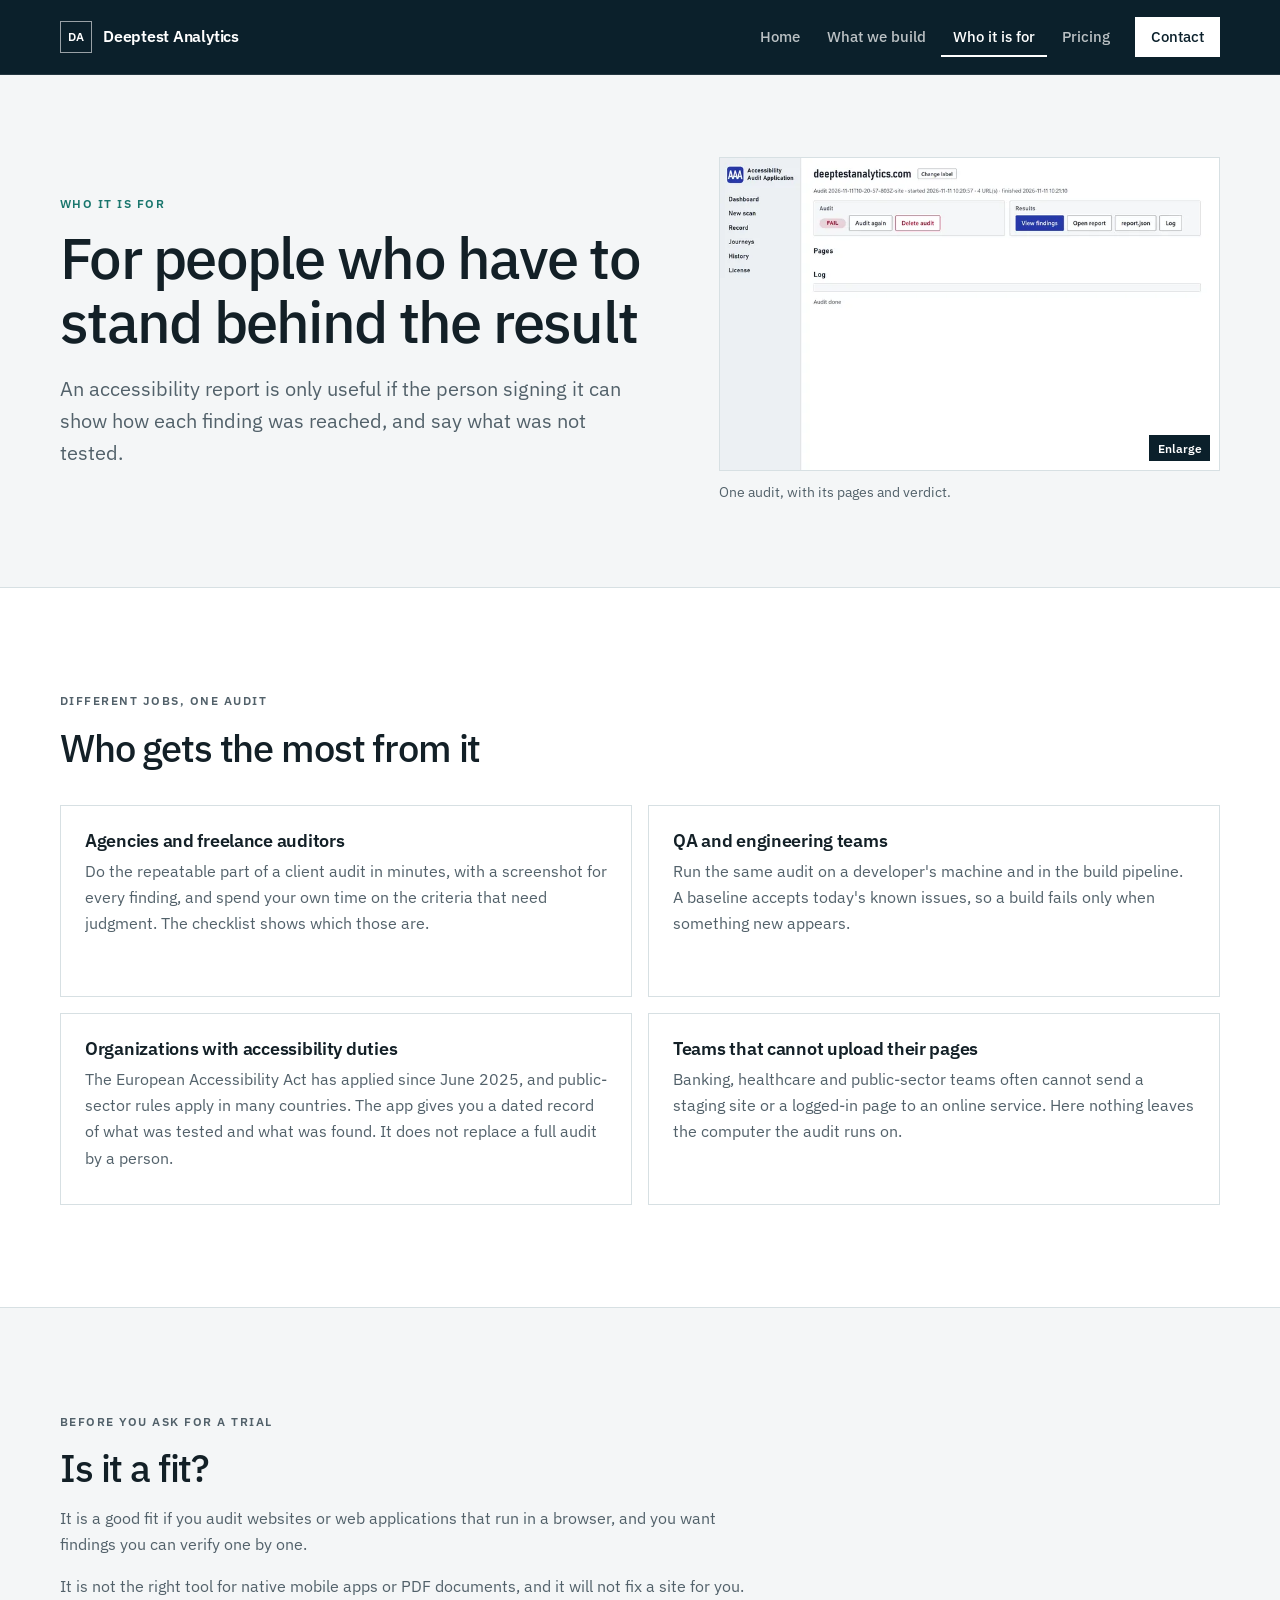
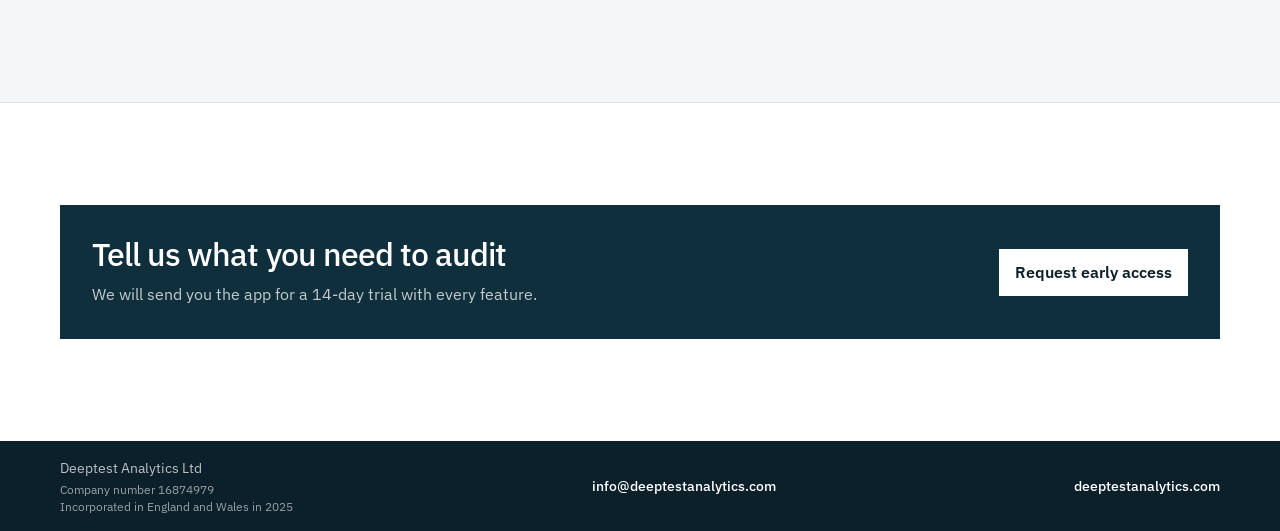
<file: who-it-is-for/index.html>
<!DOCTYPE html>
<html lang="en">
<head>
  <meta charset="utf-8">
  <meta name="viewport" content="width=device-width, initial-scale=1">
  <title>Who it is for | Accessibility Audit Application | Deeptest Analytics</title>
  <meta name="description" content="For agencies, accessibility auditors, and QA and engineering teams who have to stand behind an accessibility result, including teams that cannot upload their pages.">
  <meta name="theme-color" content="#0b202b">
  <link rel="canonical" href="https://deeptestanalytics.com/who-it-is-for">
  <meta property="og:type" content="website">
  <meta property="og:site_name" content="Deeptest Analytics">
  <meta property="og:title" content="Who it is for | Accessibility Audit Application | Deeptest Analytics">
  <meta property="og:description" content="For agencies, accessibility auditors, and QA and engineering teams who have to stand behind an accessibility result, including teams that cannot upload their pages.">
  <meta property="og:url" content="https://deeptestanalytics.com/who-it-is-for">
  <meta property="og:image" content="https://deeptestanalytics.com/images/social-preview.jpg">
  <meta name="twitter:card" content="summary_large_image">
  <meta name="twitter:title" content="Who it is for | Accessibility Audit Application | Deeptest Analytics">
  <meta name="twitter:description" content="For agencies, accessibility auditors, and QA and engineering teams who have to stand behind an accessibility result, including teams that cannot upload their pages.">
  <meta name="twitter:image" content="https://deeptestanalytics.com/images/social-preview.jpg">
  <link rel="icon" href="/images/favicon.svg" type="image/svg+xml">
  <link rel="preconnect" href="https://fonts.googleapis.com">
  <link rel="preconnect" href="https://fonts.gstatic.com" crossorigin>
  <link href="https://fonts.googleapis.com/css2?family=IBM+Plex+Sans:wght@400;500;600&display=swap" rel="stylesheet">
  <link rel="stylesheet" href="/styles.css?v=7">
  <script src="/lightbox.js?v=2" defer></script>
  <script type="application/ld+json">
    {
      "@context": "https://schema.org",
      "@type": "Organization",
      "name": "Deeptest Analytics",
      "url": "https://deeptestanalytics.com",
      "email": "info@deeptestanalytics.com",
      "description": "Maker of the Accessibility Audit Application, a WCAG 2.2 accessibility audit tool for websites.",
      "logo": "https://deeptestanalytics.com/images/favicon.svg"
    }
  </script>
</head>
<body>
  <a class="skip" href="#main">Skip to content</a>
  <header class="site-header">
    <div class="wrap header-inner">
      <a class="brand" href="/home">
        <span class="brand-mark" aria-hidden="true">DA</span>
        <span class="brand-text">Deeptest Analytics</span>
      </a>
      <nav aria-label="Primary">
        <a href="/home">Home</a>
        <a href="/what-we-build">What we build</a>
        <a href="/who-it-is-for" aria-current="page">Who it is for</a>
        <a href="/pricing">Pricing</a>
        <a class="header-contact" href="/contact">Contact</a>
      </nav>
    </div>
  </header>

  <main id="main" class="page">
    <section class="hero inner-hero">
      <div class="wrap hero-inner">
        <div class="hero-copy">
          <p class="kicker">Who it is for</p>
          <h1>For people who have to stand behind the result</h1>
          <p class="lead">An accessibility report is only useful if the person signing it can show how each finding was reached, and say what was not tested.</p>
        </div>
        <figure class="shot">
          <a class="shot-link" href="/images/app-audit.webp">
            <picture>
              <source srcset="/images/app-audit-800.webp 800w, /images/app-audit.webp 1600w" sizes="(max-width: 860px) 100vw, 48vw" type="image/webp">
              <img src="/images/app-audit.jpg" width="1600" height="1000" fetchpriority="high" alt="The app's page for one audit of four pages: verdict, counts by severity, and the list of audited pages">
            </picture>
            <span class="shot-hint">Enlarge</span>
          </a>
          <figcaption>One audit, with its pages and verdict.</figcaption>
        </figure>
      </div>
    </section>

    <section class="section" aria-labelledby="audience-title">
      <div class="wrap">
        <header class="section-head">
          <p class="kicker">Different jobs, one audit</p>
          <h2 id="audience-title">Who gets the most from it</h2>
        </header>
        <div class="audience-grid">
          <div class="audience-card">
            <h3>Agencies and freelance auditors</h3>
            <p>Do the repeatable part of a client audit in minutes, with a screenshot for every finding, and spend your own time on the criteria that need judgment. The checklist shows which those are.</p>
          </div>
          <div class="audience-card">
            <h3>QA and engineering teams</h3>
            <p>Run the same audit on a developer's machine and in the build pipeline. A baseline accepts today's known issues, so a build fails only when something new appears.</p>
          </div>
          <div class="audience-card">
            <h3>Organizations with accessibility duties</h3>
            <p>The European Accessibility Act has applied since June 2025, and public-sector rules apply in many countries. The app gives you a dated record of what was tested and what was found. It does not replace a full audit by a person.</p>
          </div>
          <div class="audience-card">
            <h3>Teams that cannot upload their pages</h3>
            <p>Banking, healthcare and public-sector teams often cannot send a staging site or a logged-in page to an online service. Here nothing leaves the computer the audit runs on.</p>
          </div>
        </div>
      </div>
    </section>

    <section class="section section-muted" aria-labelledby="questions-title">
      <div class="wrap">
        <div class="prose">
          <p class="kicker">Before you ask for a trial</p>
          <h2 id="questions-title">Is it a fit?</h2>
          <p>It is a good fit if you audit websites or web applications that run in a browser, and you want findings you can verify one by one.</p>
          <p>It is not the right tool for native mobile apps or PDF documents, and it will not fix a site for you.</p>
        </div>
      </div>
    </section>

    <section class="section">
      <div class="wrap">
        <div class="cta">
          <div>
            <h2>Tell us what you need to audit</h2>
            <p>We will send you the app for a 14-day trial with every feature.</p>
          </div>
          <a class="button" href="mailto:info@deeptestanalytics.com?subject=Early%20access%20to%20the%20Accessibility%20Audit%20Application">Request early access</a>
        </div>
      </div>
    </section>
  </main>

  <footer class="site-footer">
    <div class="wrap footer-bar">
      <div class="footer-identity">
        <p>Deeptest Analytics Ltd</p>
        <p class="footer-legal">Company number 16874979<br>Incorporated in England and Wales in 2025</p>
      </div>
      <a href="mailto:info@deeptestanalytics.com">info@deeptestanalytics.com</a>
      <a href="https://deeptestanalytics.com/home">deeptestanalytics.com</a>
    </div>
  </footer>
</body>
</html>
</file>
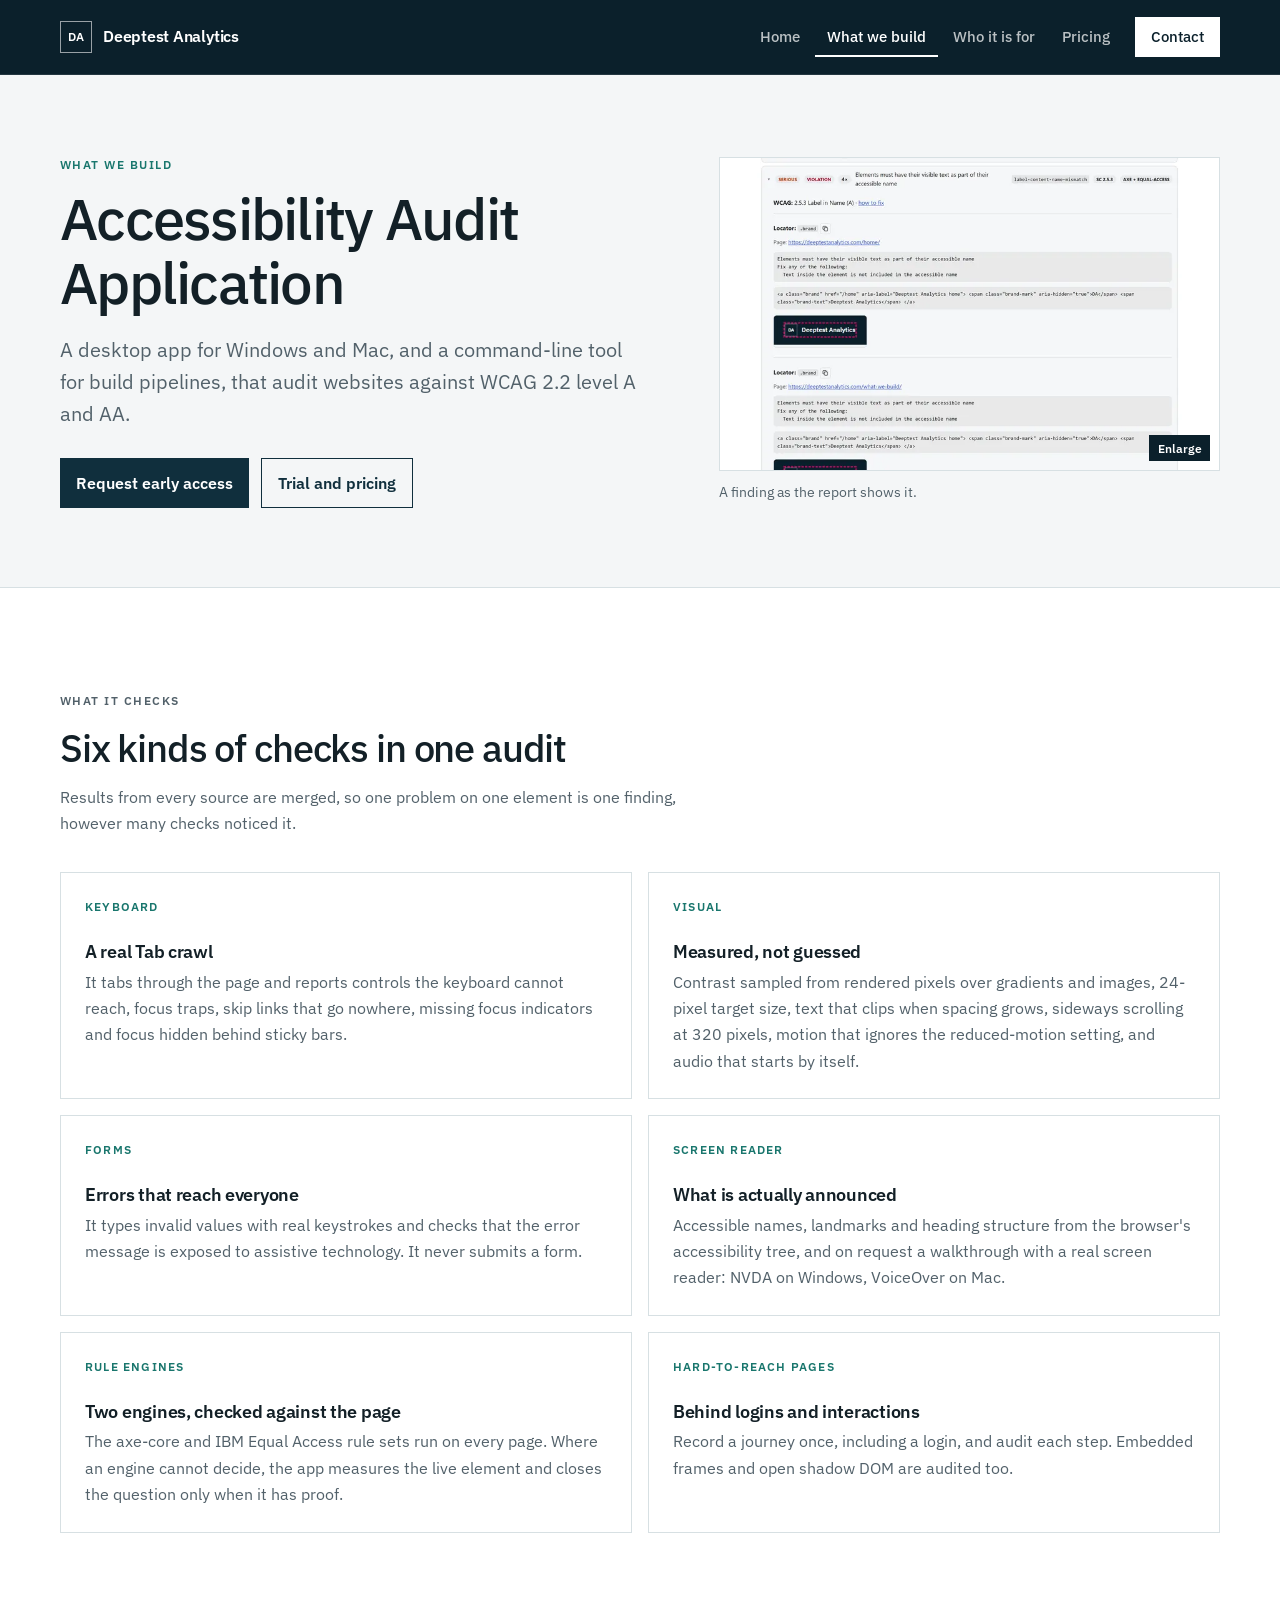
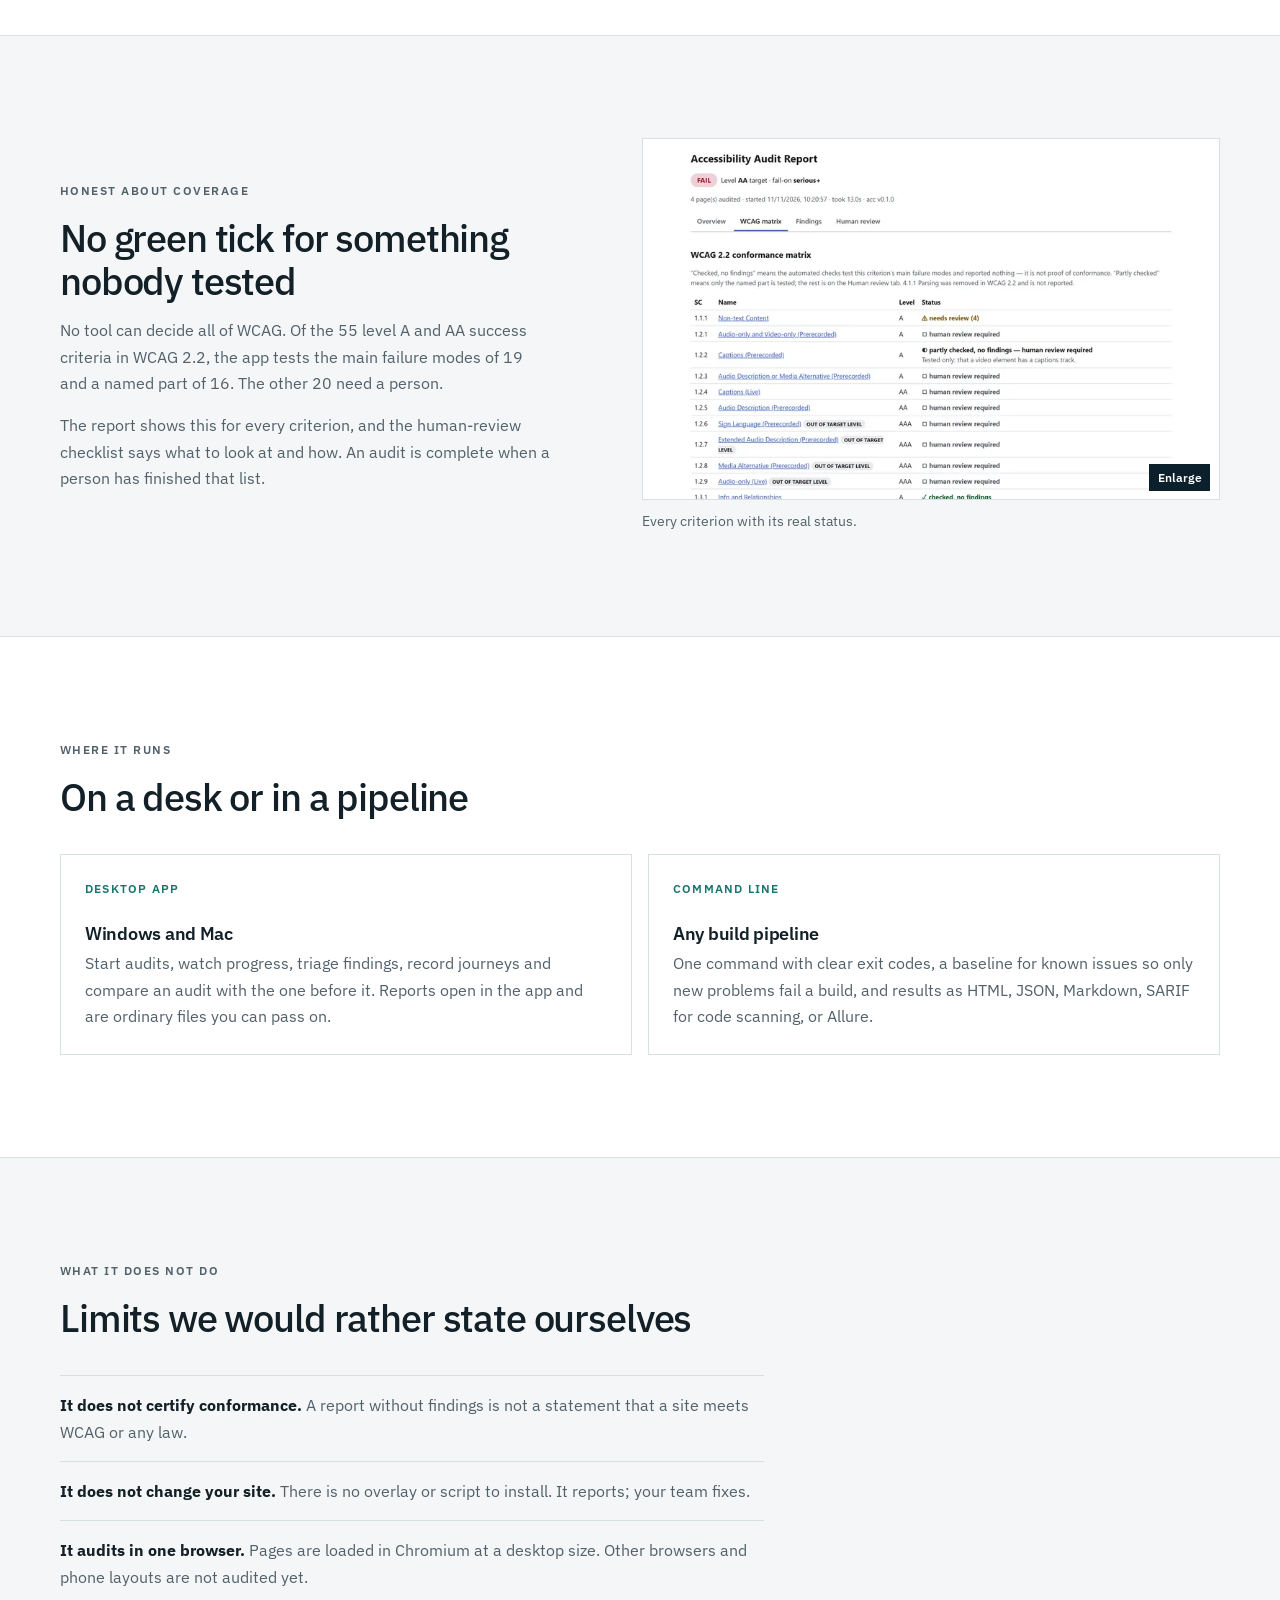
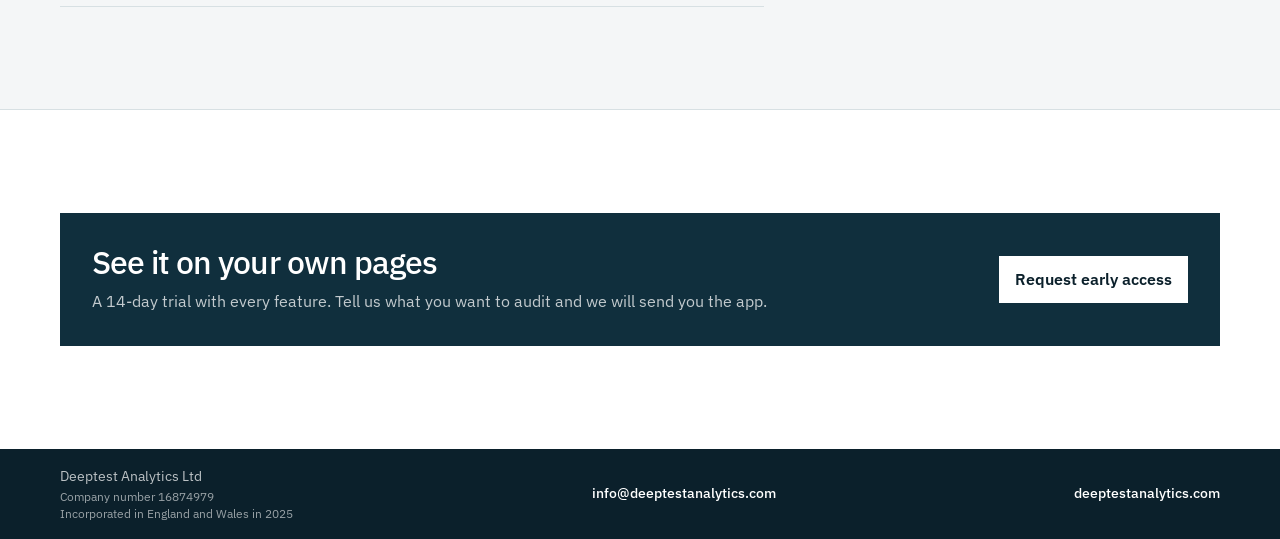
<file: what.html>
<!DOCTYPE html>
<html lang="en">
<head>
  <meta charset="utf-8">
  <link rel="canonical" href="https://deeptestanalytics.com/what-we-build">
  <meta http-equiv="refresh" content="0; url=/what-we-build">
  <title>Deeptest Analytics</title>
  <script>location.replace("/what-we-build")</script>
</head>
<body>
  <p><a href="/what-we-build">Continue</a></p>
</body>
</html>
</file>
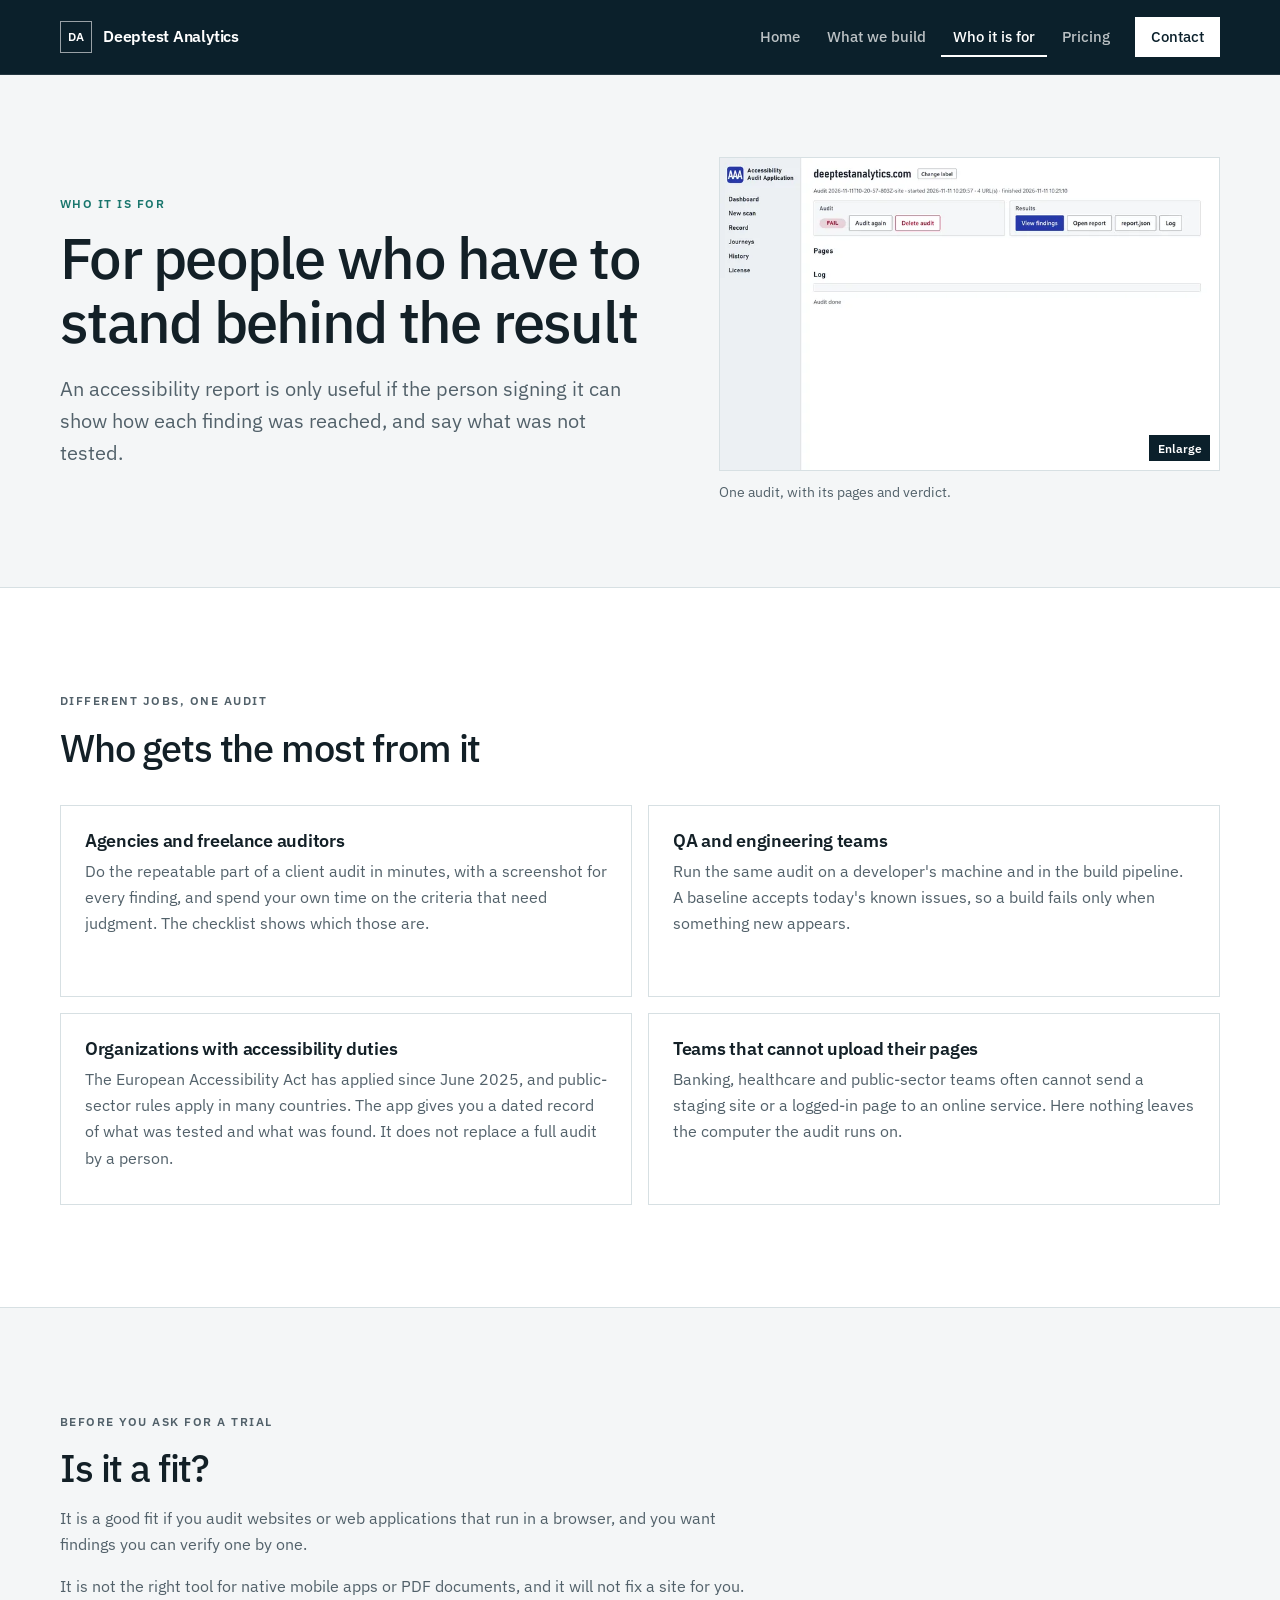
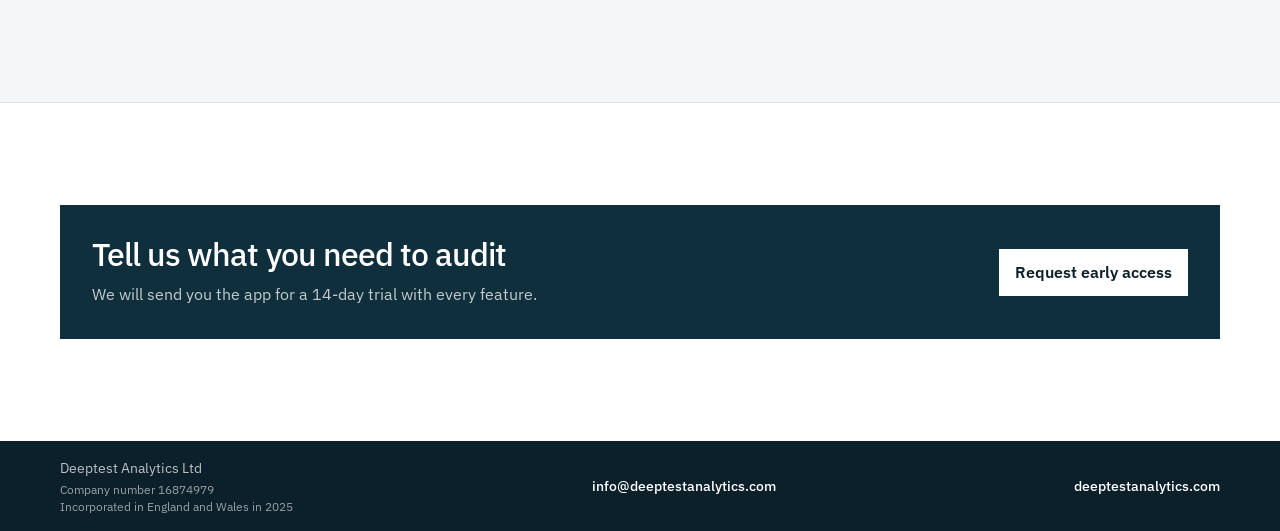
<file: who.html>
<!DOCTYPE html>
<html lang="en">
<head>
  <meta charset="utf-8">
  <link rel="canonical" href="https://deeptestanalytics.com/who-it-is-for">
  <meta http-equiv="refresh" content="0; url=/who-it-is-for">
  <title>Deeptest Analytics</title>
  <script>location.replace("/who-it-is-for")</script>
</head>
<body>
  <p><a href="/who-it-is-for">Continue</a></p>
</body>
</html>
</file>
<file: styles.css>
:root {
  --navy-950: #0b202b;
  --navy-900: #102f3d;
  --navy-800: #16475b;
  --teal-600: #19766d;
  --teal-100: #dcefeb;
  --paper: #ffffff;
  --surface: #f4f6f7;
  --surface-deep: #e8edef;
  --ink: #132027;
  --muted: #52616a;
  --line: #d7e0e3;
  --max: 1160px;
  --reading: 44rem;
  --sans: "IBM Plex Sans", "Segoe UI", sans-serif;
}

* {
  box-sizing: border-box;
}

html {
  scroll-behavior: smooth;
}

body {
  margin: 0;
  min-height: 100vh;
  display: flex;
  flex-direction: column;
  background: var(--paper);
  color: var(--ink);
  font-family: var(--sans);
  font-size: 1rem;
  line-height: 1.65;
  -webkit-font-smoothing: antialiased;
}

img,
svg {
  max-width: 100%;
  height: auto;
}

a {
  color: var(--navy-800);
}

.skip {
  position: fixed;
  left: 1rem;
  top: -5rem;
  z-index: 10;
  padding: 0.65rem 0.85rem;
  background: var(--paper);
  color: var(--navy-950);
  font-weight: 600;
}

.skip:focus-visible {
  top: 1rem;
}

.wrap {
  width: min(var(--max), calc(100% - 3rem));
  margin-inline: auto;
}

.site-header {
  position: sticky;
  top: 0;
  z-index: 5;
  background: var(--navy-950);
  border-bottom: 1px solid rgba(255, 255, 255, 0.1);
}

.header-inner {
  display: flex;
  align-items: center;
  min-height: 4.6rem;
  gap: 2rem;
}

.brand {
  display: inline-flex;
  align-items: center;
  gap: 0.7rem;
  color: var(--paper);
  font-size: 1.02rem;
  font-weight: 600;
  letter-spacing: -0.015em;
  text-decoration: none;
  white-space: nowrap;
}

.brand-mark {
  display: grid;
  place-items: center;
  width: 2rem;
  height: 2rem;
  border: 1px solid rgba(255, 255, 255, 0.58);
  color: var(--paper);
  font-size: 0.72rem;
  font-weight: 600;
  letter-spacing: -0.04em;
}

.site-header nav {
  display: flex;
  align-items: center;
  gap: 0.2rem;
  margin-left: auto;
}

.site-header nav a {
  padding: 0.5rem 0.75rem;
  color: rgba(255, 255, 255, 0.72);
  font-size: 0.92rem;
  font-weight: 500;
  text-decoration: none;
}

.site-header nav a:hover,
.site-header nav a:focus-visible,
.site-header nav a[aria-current="page"] {
  color: var(--paper);
}

.site-header nav a[aria-current="page"]:not(.header-contact) {
  box-shadow: inset 0 -2px 0 var(--paper);
}

.site-header nav .header-contact {
  margin-left: 0.6rem;
  padding-inline: 1rem;
  background: var(--paper);
  color: var(--navy-950);
}

.site-header nav .header-contact:hover,
.site-header nav .header-contact:focus-visible,
.site-header nav .header-contact[aria-current="page"] {
  background: var(--teal-100);
  color: var(--navy-950);
}

.page {
  flex: 1;
}

.hero {
  background: var(--surface);
  border-bottom: 1px solid var(--line);
}

.hero-inner {
  display: grid;
  grid-template-columns: minmax(0, 1fr) minmax(22rem, 0.86fr);
  gap: clamp(2.5rem, 6vw, 6rem);
  align-items: center;
  min-height: 32rem;
  padding-block: 4rem;
}

.hero-copy,
.prose {
  max-width: var(--reading);
}

.kicker {
  margin: 0 0 0.8rem;
  color: var(--teal-600);
  font-size: 0.78rem;
  font-weight: 600;
  letter-spacing: 0.12em;
  text-transform: uppercase;
}

h1,
h2,
h3 {
  margin-top: 0;
  color: var(--ink);
  line-height: 1.12;
  letter-spacing: -0.03em;
}

h1 {
  margin-bottom: 1.15rem;
  font-size: clamp(2.55rem, 5vw, 4.7rem);
  font-weight: 500;
}

.inner-hero h1 {
  font-size: clamp(2.4rem, 4.5vw, 4rem);
}

h2 {
  margin-bottom: 0.9rem;
  font-size: clamp(1.75rem, 3vw, 2.5rem);
  font-weight: 500;
}

h3 {
  margin-bottom: 0.45rem;
  font-size: 1.15rem;
  font-weight: 600;
  letter-spacing: -0.015em;
}

.lead {
  margin: 0;
  max-width: 38rem;
  color: var(--muted);
  font-size: clamp(1.12rem, 1.6vw, 1.28rem);
  line-height: 1.55;
}

.hero-actions {
  display: flex;
  flex-wrap: wrap;
  gap: 0.75rem;
  margin-top: 1.8rem;
}

.button {
  display: inline-flex;
  align-items: center;
  min-height: 2.8rem;
  padding: 0.65rem 1rem;
  background: var(--navy-900);
  color: var(--paper);
  font-weight: 600;
  text-decoration: none;
}

.button:hover,
.button:focus-visible {
  background: var(--navy-800);
}

.button-secondary {
  background: transparent;
  border: 1px solid var(--navy-900);
  color: var(--navy-900);
}

.button-secondary:hover,
.button-secondary:focus-visible {
  background: var(--paper);
}

.hero-media {
  margin: 0;
  overflow: hidden;
  aspect-ratio: 4 / 3;
  background: var(--surface-deep);
}

.hero-media img {
  display: block;
  width: 100%;
  height: 100%;
  object-fit: cover;
}

.section {
  padding-block: clamp(4rem, 8vw, 6.5rem);
}

.section-muted {
  background: var(--surface);
  border-block: 1px solid var(--line);
}

.section-head {
  max-width: 42rem;
  margin-bottom: 2.2rem;
}

.section-head p,
.prose p {
  margin: 0 0 1rem;
  color: var(--muted);
}

.section-head p:last-child,
.prose p:last-child {
  margin-bottom: 0;
}

.workflow {
  display: grid;
  grid-template-columns: repeat(4, minmax(0, 1fr));
  margin: 0;
  padding: 0;
  list-style: none;
  border: 1px solid var(--line);
  background: var(--paper);
}

.workflow li {
  position: relative;
  padding: 1.4rem;
  border-right: 1px solid var(--line);
}

.workflow li:last-child {
  border-right: 0;
}

.workflow-number {
  display: block;
  margin-bottom: 1.8rem;
  color: var(--teal-600);
  font-size: 0.78rem;
  font-weight: 600;
  letter-spacing: 0.08em;
}

.workflow p,
.capability p,
.audience-card p {
  margin: 0;
  color: var(--muted);
}

.split {
  display: grid;
  grid-template-columns: minmax(0, 0.92fr) minmax(0, 1.08fr);
  gap: clamp(2.5rem, 7vw, 6.5rem);
  align-items: center;
}

.diagram {
  margin: 0;
  padding: clamp(1.5rem, 4vw, 2.5rem);
  border: 1px solid var(--line);
  background: var(--paper);
}

.diagram img {
  display: block;
  width: 100%;
}

.capability-grid,
.audience-grid {
  display: grid;
  grid-template-columns: repeat(2, minmax(0, 1fr));
  gap: 1rem;
}

.capability,
.audience-card {
  padding: 1.5rem;
  border: 1px solid var(--line);
  background: var(--paper);
}

.capability-label {
  display: block;
  margin-bottom: 1.5rem;
  color: var(--teal-600);
  font-size: 0.75rem;
  font-weight: 600;
  letter-spacing: 0.1em;
  text-transform: uppercase;
}

.audience-card {
  min-height: 12rem;
}

.cta {
  display: grid;
  grid-template-columns: minmax(0, 1fr) auto;
  gap: 2rem;
  align-items: center;
  padding: 2rem;
  background: var(--navy-900);
  color: var(--paper);
}

.cta h2,
.cta p {
  color: inherit;
}

.cta h2 {
  margin-bottom: 0.45rem;
  font-size: clamp(1.55rem, 3vw, 2rem);
}

.cta p {
  margin: 0;
  color: rgba(255, 255, 255, 0.75);
}

.cta .button {
  background: var(--paper);
  color: var(--navy-950);
}

.contact-panel {
  display: grid;
  grid-template-columns: minmax(0, 1fr) minmax(19rem, 0.65fr);
  gap: 3rem;
  padding: clamp(1.5rem, 4vw, 3rem);
  border: 1px solid var(--line);
  background: var(--paper);
}

.contact-list {
  margin: 0;
  padding-left: 1.2rem;
  color: var(--muted);
}

.contact-list li + li {
  margin-top: 0.45rem;
}

.contact-action {
  align-self: center;
  padding: 1.5rem;
  background: var(--surface);
  border-left: 3px solid var(--teal-600);
}

.contact-action p {
  margin: 0 0 0.5rem;
  color: var(--muted);
}

.contact-action a {
  font-size: clamp(1.05rem, 2vw, 1.3rem);
  font-weight: 600;
  overflow-wrap: anywhere;
}

.site-footer {
  background: var(--navy-950);
  color: rgba(255, 255, 255, 0.72);
  padding: 1rem 0;
}

.footer-bar {
  display: flex;
  justify-content: space-between;
  align-items: center;
  gap: 1.25rem;
  font-size: 0.88rem;
}

.footer-identity p {
  margin: 0;
}

.footer-legal {
  margin-top: 0.15rem;
  color: rgba(255, 255, 255, 0.58);
  font-size: 0.78rem;
  line-height: 1.4;
}

.footer-bar a {
  color: var(--paper);
  font-weight: 500;
  text-decoration: none;
}

.footer-bar a:hover,
.footer-bar a:focus-visible {
  text-decoration: underline;
}

a:focus-visible {
  outline: 2px solid var(--teal-600);
  outline-offset: 3px;
}

.site-header a:focus-visible,
.site-footer a:focus-visible {
  outline-color: var(--paper);
}

@media (max-width: 860px) {
  .wrap {
    width: min(var(--max), calc(100% - 2rem));
  }

  .header-inner {
    flex-wrap: wrap;
    gap: 0;
    padding-top: 0.8rem;
  }

  .site-header nav {
    flex-basis: 100%;
    order: 2;
    margin-top: 0.45rem;
    margin-left: -0.75rem;
    padding-bottom: 0.65rem;
  }

  .site-header nav .header-contact {
    margin-left: auto;
  }

  .hero-inner,
  .split,
  .contact-panel {
    grid-template-columns: 1fr;
  }

  .hero-inner {
    min-height: 0;
    padding-block: 2.8rem;
  }

  .hero-media {
    max-width: 42rem;
  }

  .workflow {
    grid-template-columns: repeat(2, minmax(0, 1fr));
  }

  .workflow li:nth-child(2) {
    border-right: 0;
  }

  .workflow li:nth-child(-n + 2) {
    border-bottom: 1px solid var(--line);
  }

  .footer-bar {
    flex-direction: column;
    align-items: flex-start;
    gap: 0.55rem;
  }
}

@media (max-width: 520px) {
  .brand-text {
    font-size: 0.94rem;
  }

  .site-header nav {
    display: flex;
    width: auto;
    margin-right: 0;
  }

  .site-header nav a,
  .site-header nav .header-contact {
    margin: 0;
    padding: 0.4rem 0.52rem;
    font-size: 0.84rem;
  }

  .workflow,
  .capability-grid,
  .audience-grid {
    grid-template-columns: 1fr;
  }

  .workflow li,
  .workflow li:nth-child(2) {
    border-right: 0;
    border-bottom: 1px solid var(--line);
  }

  .workflow li:last-child {
    border-bottom: 0;
  }

  .cta {
    grid-template-columns: 1fr;
  }
}

@media (prefers-reduced-motion: reduce) {
  html {
    scroll-behavior: auto;
  }
}

/* --- product pages: real screenshots, three-up cards, plain lists --- */

.shot {
  margin: 0;
}

.shot img {
  display: block;
  width: 100%;
  border: 1px solid var(--line);
  background: var(--paper);
}

.shot figcaption,
.diagram figcaption {
  margin-top: 0.6rem;
  color: var(--muted);
  font-size: 0.88rem;
}

.hero-inner.single {
  grid-template-columns: 1fr;
  min-height: 0;
}

.capability-grid.three {
  grid-template-columns: repeat(3, minmax(0, 1fr));
}

.plain-list {
  max-width: var(--reading);
  margin: 0;
  padding: 0;
  list-style: none;
  color: var(--muted);
}

.plain-list li {
  padding: 1rem 0;
  border-top: 1px solid var(--line);
}

.plain-list li:last-child {
  border-bottom: 1px solid var(--line);
}

.plain-list strong {
  color: var(--ink);
}

.prose a,
.plain-list a {
  font-weight: 500;
}

@media (max-width: 860px) {
  .capability-grid.three {
    grid-template-columns: 1fr;
  }
}

/* five navigation links: wrap whole labels onto a second row on narrow
   screens instead of breaking each label in two */
@media (max-width: 860px) {
  .site-header nav {
    flex-wrap: wrap;
    row-gap: 0.15rem;
  }

  .site-header nav a {
    white-space: nowrap;
  }
}

/* --- screenshots open over the whole page (lightbox.js) --- */

.shot-link {
  position: relative;
  display: block;
  cursor: zoom-in;
}

.shot-hint {
  position: absolute;
  right: 0.6rem;
  bottom: 0.6rem;
  padding: 0.2rem 0.55rem;
  background: var(--navy-950);
  color: var(--paper);
  font-size: 0.78rem;
  font-weight: 600;
}

.shot-link:hover .shot-hint,
.shot-link:focus-visible .shot-hint {
  background: var(--navy-800);
}

.lightbox {
  width: 100vw;
  max-width: 100vw;
  height: 100vh;
  height: 100dvh;
  max-height: 100dvh;
  margin: 0;
  padding: 3.6rem 1rem 1rem;
  border: 0;
  background: rgba(11, 32, 43, 0.96);
  color: var(--paper);
  overflow: auto;
  cursor: zoom-out;
}

.lightbox[open] {
  display: flex;
  flex-direction: column;
  align-items: center;
  justify-content: center;
  gap: 0.75rem;
}

.lightbox::backdrop {
  background: rgba(11, 32, 43, 0.96);
}

.lightbox-image {
  display: block;
  max-width: 100%;
  max-height: calc(100dvh - 8rem);
  width: auto;
  height: auto;
  object-fit: contain;
  background: var(--paper);
}

.lightbox-caption {
  margin: 0;
  max-width: 60rem;
  color: rgba(255, 255, 255, 0.82);
  font-size: 0.92rem;
  text-align: center;
}

.lightbox-close {
  position: fixed;
  top: 0.8rem;
  right: 1rem;
  min-height: 2.4rem;
  padding: 0.4rem 0.9rem;
  border: 1px solid var(--paper);
  background: var(--paper);
  color: var(--navy-950);
  font: inherit;
  font-weight: 600;
  cursor: pointer;
}

.lightbox-close:hover {
  background: var(--teal-100);
}

.lightbox-close:focus-visible {
  outline: 2px solid var(--paper);
  outline-offset: 3px;
}

/* the page behind does not scroll while a screenshot is open */
html:has(dialog.lightbox[open]) {
  overflow: hidden;
}
</file>
